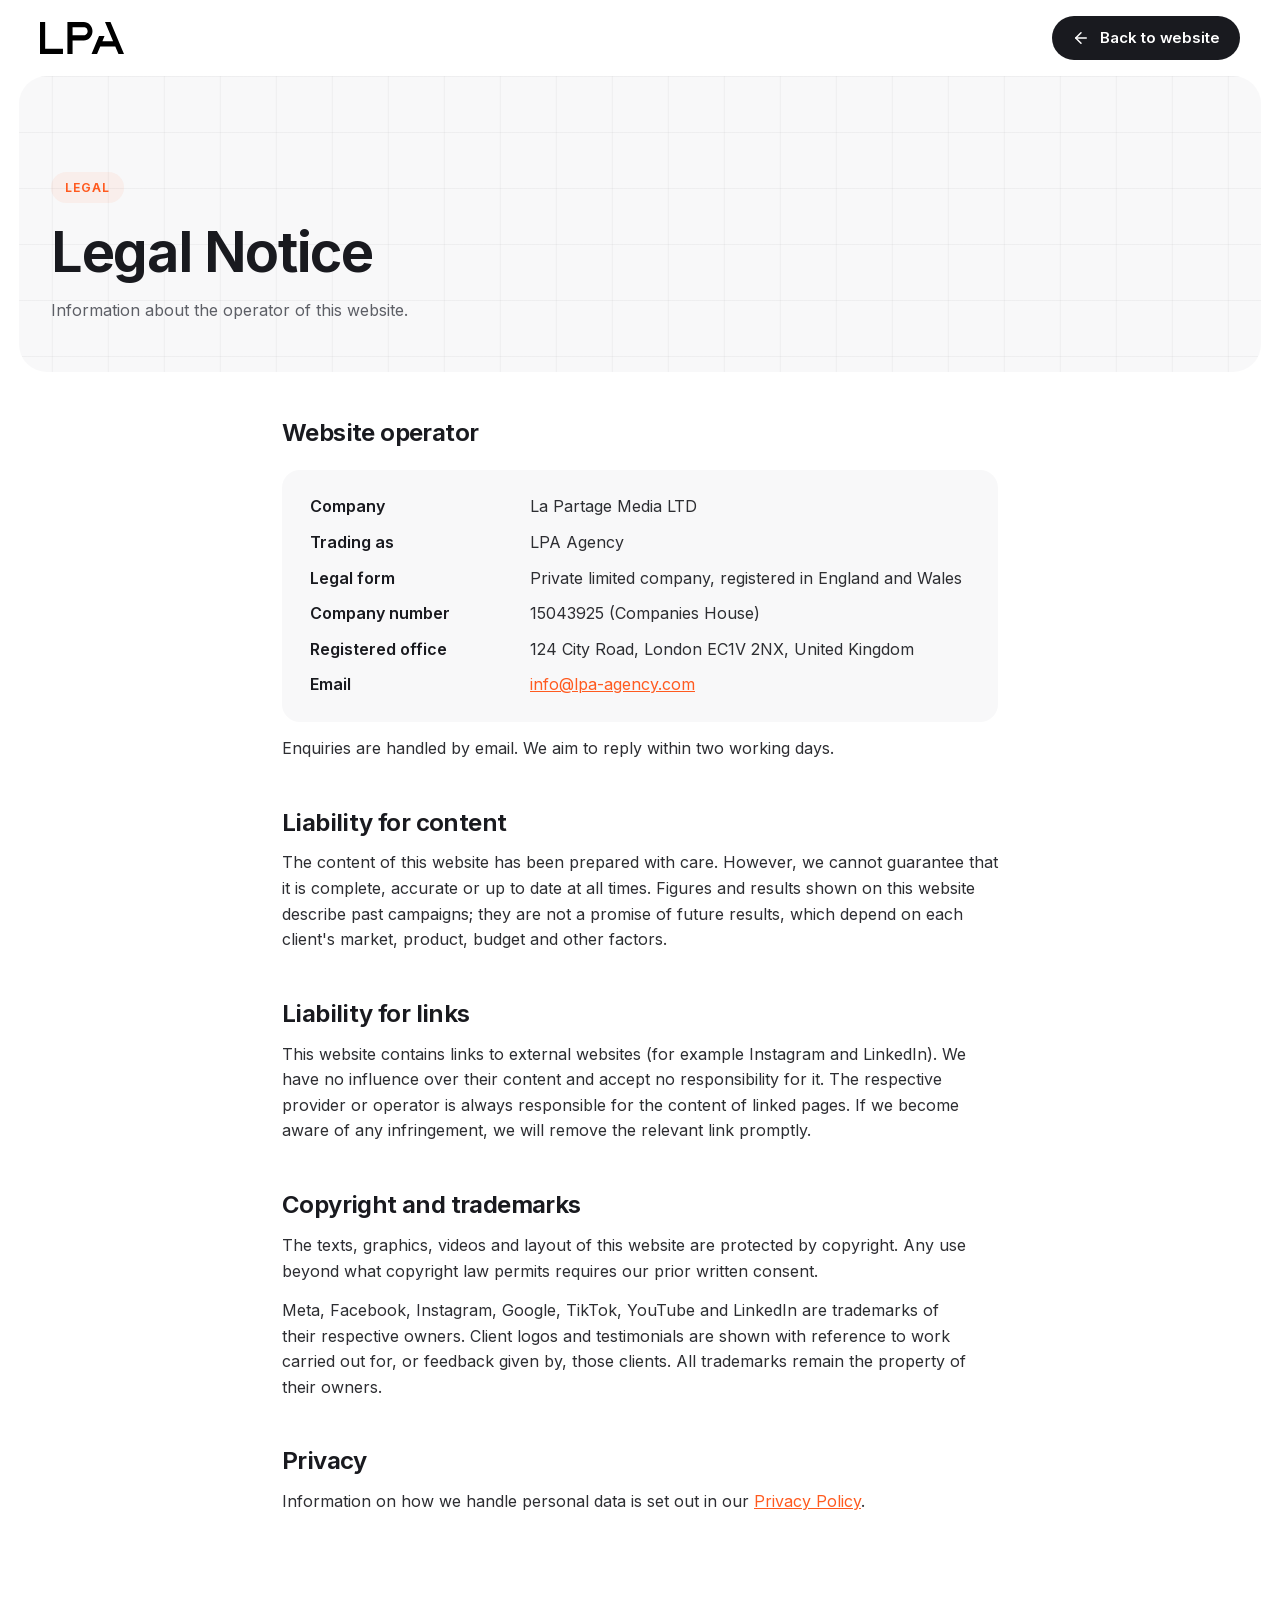
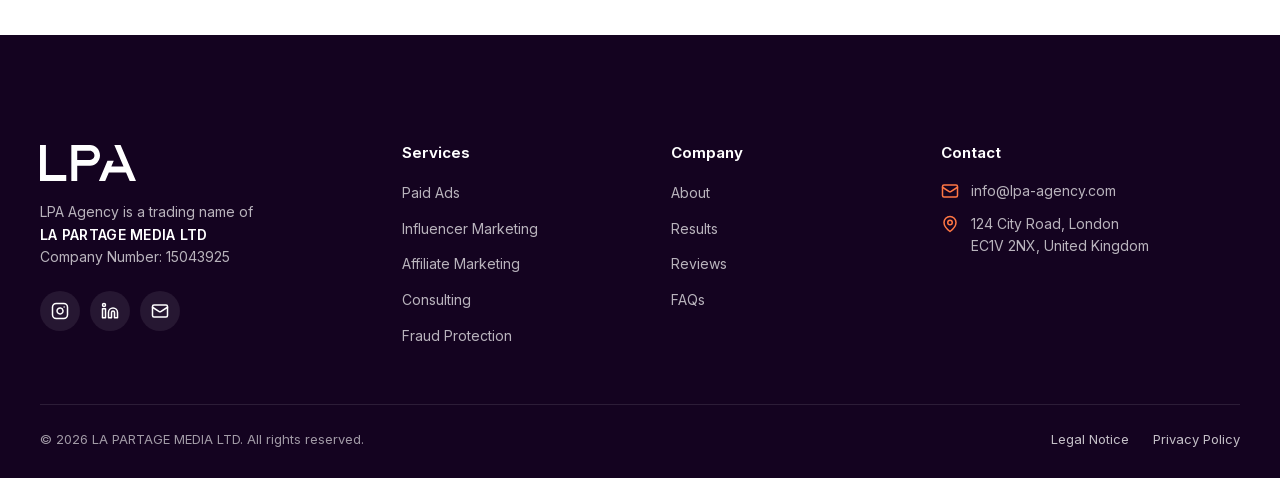
<file: legal-notice/index.html>
<!doctype html>
<html lang="en">
<head>
  <meta charset="utf-8">
  <meta name="viewport" content="width=device-width, initial-scale=1">
  <title>Legal Notice | LPA Agency</title>
  <meta name="description" content="Legal notice for lpa-agency.com, operated by La Partage Media LTD, trading as LPA Agency.">
  <link rel="canonical" href="https://www.lpa-agency.com/legal-notice/">
  <meta name="theme-color" content="#ff7744">
  <link rel="icon" href="/assets/img/favicon.svg" type="image/svg+xml">
  <link rel="apple-touch-icon" href="/assets/img/apple-touch-icon.png">
  <link rel="preload" href="/assets/fonts/inter-latin.woff2" as="font" type="font/woff2" crossorigin>
  <link rel="stylesheet" href="/assets/css/style.css">
</head>
<body>

<svg width="0" height="0" style="position:absolute" aria-hidden="true">
  <symbol id="i-arrow-left" viewBox="0 0 24 24"><path d="m12 19-7-7 7-7"/><path d="M19 12H5"/></symbol>
  <symbol id="i-mail" viewBox="0 0 24 24"><rect width="20" height="16" x="2" y="4" rx="2"/><path d="m22 7-8.97 5.7a1.94 1.94 0 0 1-2.06 0L2 7"/></symbol>
  <symbol id="i-pin" viewBox="0 0 24 24"><path d="M20 10c0 6-8 12-8 12s-8-6-8-12a8 8 0 0 1 16 0Z"/><circle cx="12" cy="10" r="3"/></symbol>
  <symbol id="i-instagram" viewBox="0 0 24 24"><rect width="20" height="20" x="2" y="2" rx="5"/><path d="M16 11.37A4 4 0 1 1 12.63 8 4 4 0 0 1 16 11.37z"/><path d="M17.5 6.5h.01"/></symbol>
  <symbol id="i-linkedin" viewBox="0 0 24 24"><path d="M16 8a6 6 0 0 1 6 6v7h-4v-7a2 2 0 0 0-4 0v7h-4v-7a6 6 0 0 1 6-6z"/><rect width="4" height="12" x="2" y="9"/><circle cx="4" cy="4" r="2"/></symbol>
</svg>

<a class="skip-link" href="#main">Skip to content</a>

<header class="site-header">
  <div class="container header-inner">
    <a class="brand" href="/" aria-label="LPA Agency home"><img src="/assets/img/lpa-black.svg" alt="LPA" width="84" height="32"></a>
    <a class="btn btn-dark" href="/" style="min-height:44px;padding:10px 20px"><svg class="i" aria-hidden="true"><use href="#i-arrow-left"/></svg> Back to website</a>
  </div>
</header>

<main id="main">
  <section class="legal-hero section-soft section-panel grid-bg">
    <div class="container">
      <span class="eyebrow">Legal</span>
      <h1>Legal Notice</h1>
      <p>Information about the operator of this website.</p>
    </div>
  </section>

  <div class="container legal-body">
    <h2>Website operator</h2>
    <div class="legal-card">
      <dl>
        <dt>Company</dt><dd>La Partage Media LTD</dd>
        <dt>Trading as</dt><dd>LPA Agency</dd>
        <dt>Legal form</dt><dd>Private limited company, registered in England and Wales</dd>
        <dt>Company number</dt><dd>15043925 (Companies House)</dd>
        <dt>Registered office</dt><dd>124 City Road, London EC1V 2NX, United Kingdom</dd>
        <dt>Email</dt><dd><a href="mailto:info@lpa-agency.com">info@lpa-agency.com</a></dd>
      </dl>
    </div>
    <p>Enquiries are handled by email. We aim to reply within two working days.</p>

    <h2>Liability for content</h2>
    <p>The content of this website has been prepared with care. However, we cannot guarantee that it is complete, accurate or up to date at all times. Figures and results shown on this website describe past campaigns; they are not a promise of future results, which depend on each client's market, product, budget and other factors.</p>

    <h2>Liability for links</h2>
    <p>This website contains links to external websites (for example Instagram and LinkedIn). We have no influence over their content and accept no responsibility for it. The respective provider or operator is always responsible for the content of linked pages. If we become aware of any infringement, we will remove the relevant link promptly.</p>

    <h2>Copyright and trademarks</h2>
    <p>The texts, graphics, videos and layout of this website are protected by copyright. Any use beyond what copyright law permits requires our prior written consent.</p>
    <p>Meta, Facebook, Instagram, Google, TikTok, YouTube and LinkedIn are trademarks of their respective owners. Client logos and testimonials are shown with reference to work carried out for, or feedback given by, those clients. All trademarks remain the property of their owners.</p>

    <h2>Privacy</h2>
    <p>Information on how we handle personal data is set out in our <a href="/privacy-policy/">Privacy Policy</a>.</p>
  </div>
</main>

<div class="footer-wrap">
  <footer class="footer">
    <div class="container">
      <div class="footer-grid">
        <div class="footer-brand">
          <img src="/assets/img/lpa-white.svg" alt="LPA Agency" width="96" height="36">
          <p>LPA Agency is a trading name of<br><b>LA PARTAGE MEDIA LTD</b><br>Company Number: 15043925</p>
          <div class="socials">
            <a href="https://instagram.com/lapartage_agency" rel="noopener" target="_blank" aria-label="LPA Agency on Instagram"><svg class="i" aria-hidden="true"><use href="#i-instagram"/></svg></a>
            <a href="https://linkedin.com/company/lpa-agency" rel="noopener" target="_blank" aria-label="LPA Agency on LinkedIn"><svg class="i" aria-hidden="true"><use href="#i-linkedin"/></svg></a>
            <a href="mailto:info@lpa-agency.com" aria-label="Email LPA Agency"><svg class="i" aria-hidden="true"><use href="#i-mail"/></svg></a>
          </div>
        </div>
        <div>
          <h3>Services</h3>
          <ul>
            <li><a href="/#paid-ads">Paid Ads</a></li>
            <li><a href="/#influencer">Influencer Marketing</a></li>
            <li><a href="/#affiliate">Affiliate Marketing</a></li>
            <li><a href="/#consulting">Consulting</a></li>
            <li><a href="/#fraud-protection">Fraud Protection</a></li>
          </ul>
        </div>
        <div>
          <h3>Company</h3>
          <ul>
            <li><a href="/#about">About</a></li>
            <li><a href="/#results">Results</a></li>
            <li><a href="/#reviews">Reviews</a></li>
            <li><a href="/#faqs">FAQs</a></li>
          </ul>
        </div>
        <div>
          <h3>Contact</h3>
          <ul class="contact-list">
            <li><svg class="i" aria-hidden="true"><use href="#i-mail"/></svg> <a href="mailto:info@lpa-agency.com">info@lpa-agency.com</a></li>
            <li><svg class="i" aria-hidden="true"><use href="#i-pin"/></svg> <span>124 City Road, London<br>EC1V 2NX, United Kingdom</span></li>
          </ul>
        </div>
      </div>
      <div class="footer-bottom">
        <p>© 2026 LA PARTAGE MEDIA LTD. All rights reserved.</p>
        <nav aria-label="Legal">
          <a href="/legal-notice/" aria-current="page">Legal Notice</a>
          <a href="/privacy-policy/">Privacy Policy</a>
        </nav>
      </div>
    </div>
  </footer>
</div>

</body>
</html>
</file>
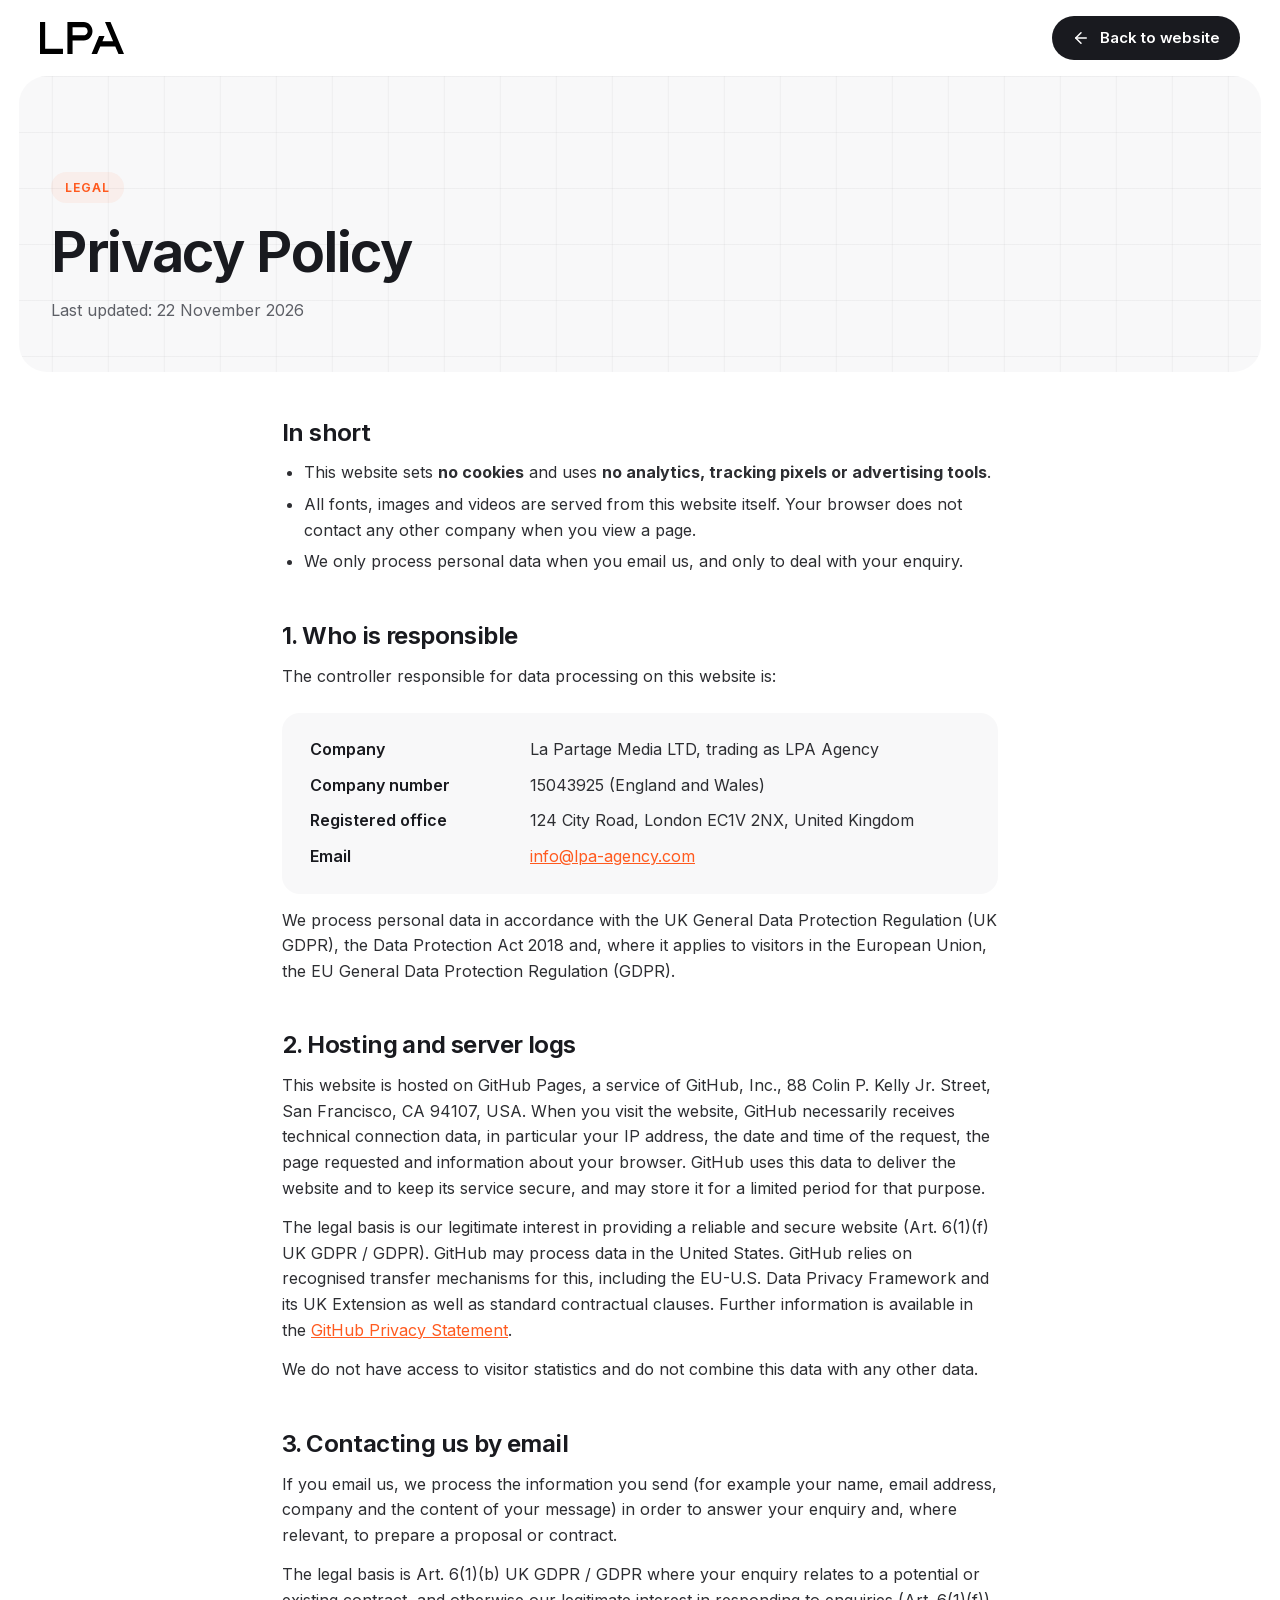
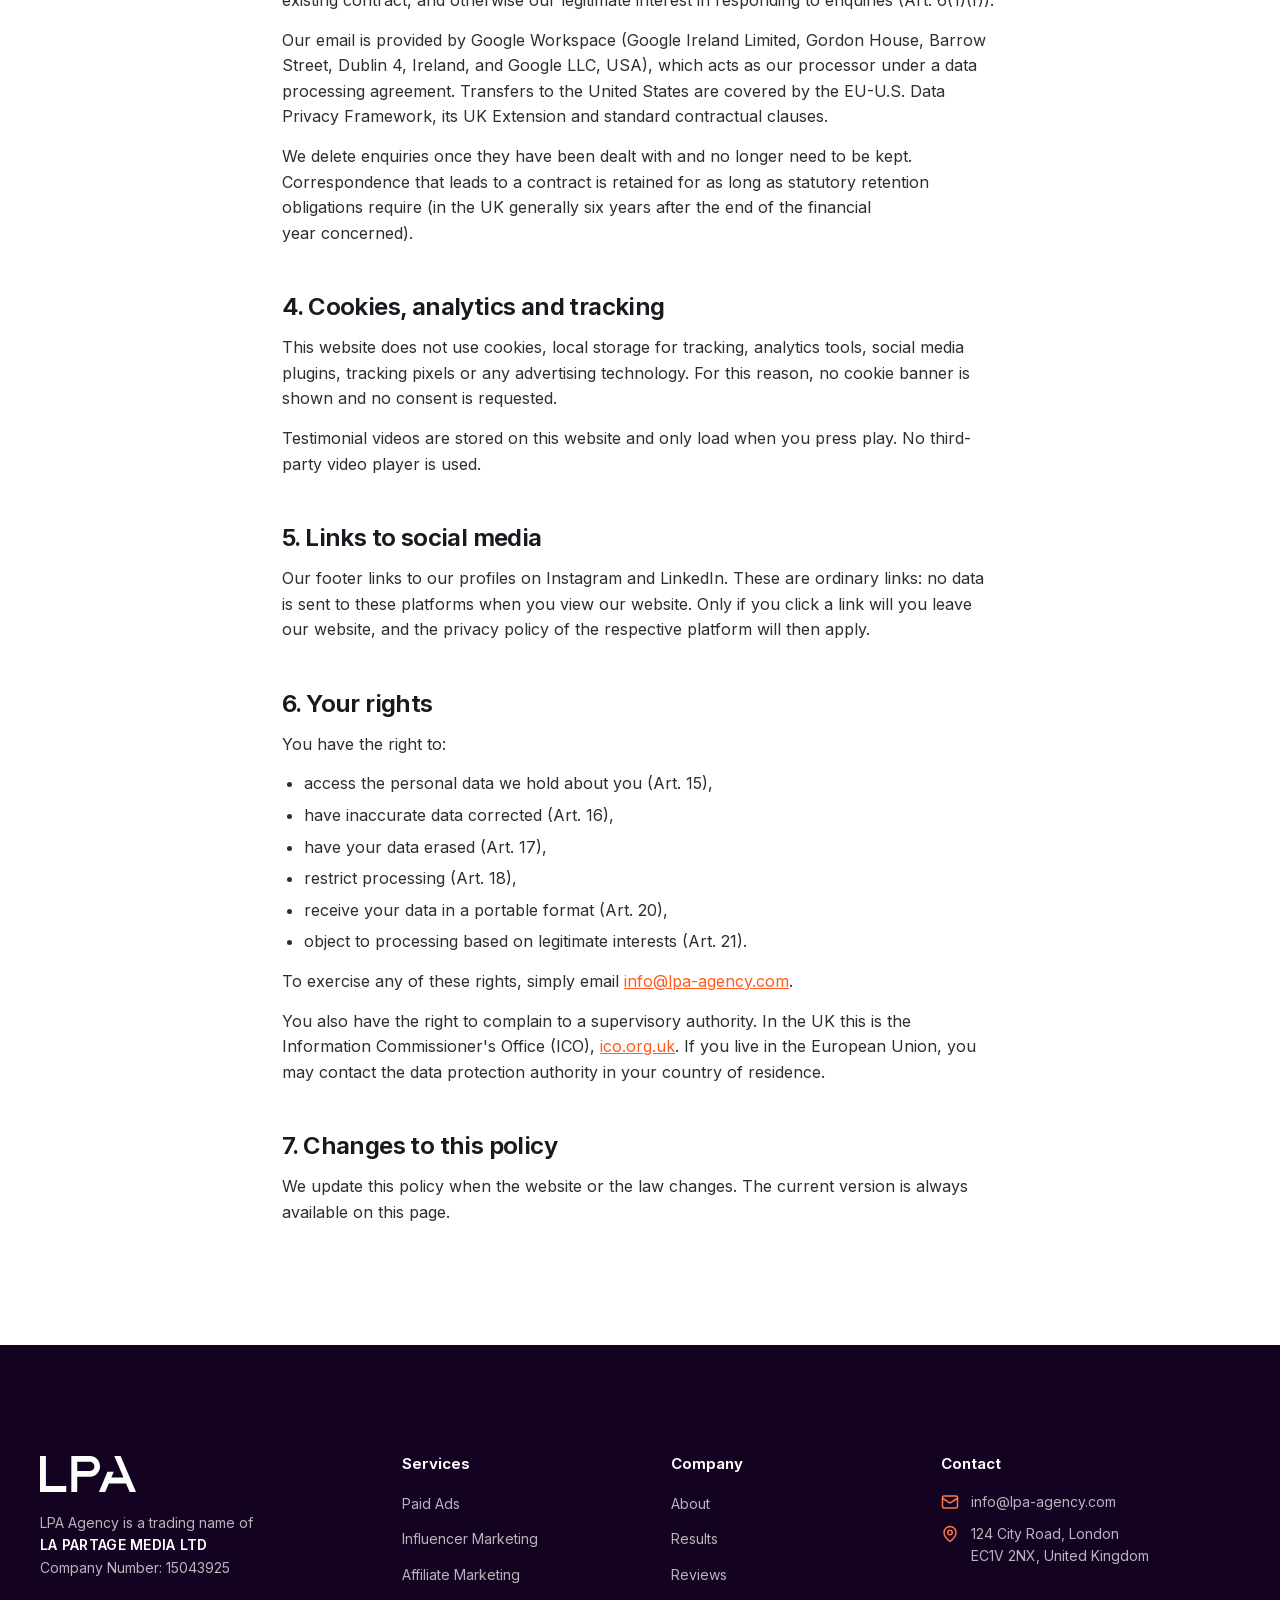
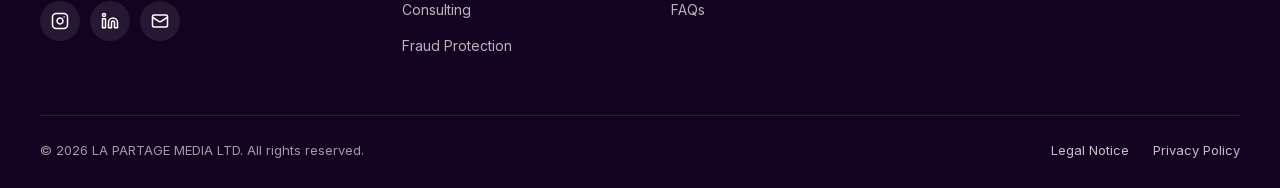
<file: privacy-policy/index.html>
<!doctype html>
<html lang="en">
<head>
  <meta charset="utf-8">
  <meta name="viewport" content="width=device-width, initial-scale=1">
  <title>Privacy Policy | LPA Agency</title>
  <meta name="description" content="How LPA Agency (La Partage Media LTD) handles personal data. No cookies, no tracking.">
  <link rel="canonical" href="https://www.lpa-agency.com/privacy-policy/">
  <meta name="theme-color" content="#ff7744">
  <link rel="icon" href="/assets/img/favicon.svg" type="image/svg+xml">
  <link rel="apple-touch-icon" href="/assets/img/apple-touch-icon.png">
  <link rel="preload" href="/assets/fonts/inter-latin.woff2" as="font" type="font/woff2" crossorigin>
  <link rel="stylesheet" href="/assets/css/style.css">
</head>
<body>

<svg width="0" height="0" style="position:absolute" aria-hidden="true">
  <symbol id="i-arrow-left" viewBox="0 0 24 24"><path d="m12 19-7-7 7-7"/><path d="M19 12H5"/></symbol>
  <symbol id="i-mail" viewBox="0 0 24 24"><rect width="20" height="16" x="2" y="4" rx="2"/><path d="m22 7-8.97 5.7a1.94 1.94 0 0 1-2.06 0L2 7"/></symbol>
  <symbol id="i-pin" viewBox="0 0 24 24"><path d="M20 10c0 6-8 12-8 12s-8-6-8-12a8 8 0 0 1 16 0Z"/><circle cx="12" cy="10" r="3"/></symbol>
  <symbol id="i-instagram" viewBox="0 0 24 24"><rect width="20" height="20" x="2" y="2" rx="5"/><path d="M16 11.37A4 4 0 1 1 12.63 8 4 4 0 0 1 16 11.37z"/><path d="M17.5 6.5h.01"/></symbol>
  <symbol id="i-linkedin" viewBox="0 0 24 24"><path d="M16 8a6 6 0 0 1 6 6v7h-4v-7a2 2 0 0 0-4 0v7h-4v-7a6 6 0 0 1 6-6z"/><rect width="4" height="12" x="2" y="9"/><circle cx="4" cy="4" r="2"/></symbol>
</svg>

<a class="skip-link" href="#main">Skip to content</a>

<header class="site-header">
  <div class="container header-inner">
    <a class="brand" href="/" aria-label="LPA Agency home"><img src="/assets/img/lpa-black.svg" alt="LPA" width="84" height="32"></a>
    <a class="btn btn-dark" href="/" style="min-height:44px;padding:10px 20px"><svg class="i" aria-hidden="true"><use href="#i-arrow-left"/></svg> Back to website</a>
  </div>
</header>

<main id="main">
  <section class="legal-hero section-soft section-panel grid-bg">
    <div class="container">
      <span class="eyebrow">Legal</span>
      <h1>Privacy Policy</h1>
      <p>Last updated: 22 November 2026</p>
    </div>
  </section>

  <div class="container legal-body">
    <h2>In short</h2>
    <ul>
      <li>This website sets <strong>no cookies</strong> and uses <strong>no analytics, tracking pixels or advertising tools</strong>.</li>
      <li>All fonts, images and videos are served from this website itself. Your browser does not contact any other company when you view a page.</li>
      <li>We only process personal data when you email us, and only to deal with your enquiry.</li>
    </ul>

    <h2>1. Who is responsible</h2>
    <p>The controller responsible for data processing on this website is:</p>
    <div class="legal-card">
      <dl>
        <dt>Company</dt><dd>La Partage Media LTD, trading as LPA Agency</dd>
        <dt>Company number</dt><dd>15043925 (England and Wales)</dd>
        <dt>Registered office</dt><dd>124 City Road, London EC1V 2NX, United Kingdom</dd>
        <dt>Email</dt><dd><a href="mailto:info@lpa-agency.com">info@lpa-agency.com</a></dd>
      </dl>
    </div>
    <p>We process personal data in accordance with the UK General Data Protection Regulation (UK GDPR), the Data Protection Act 2018 and, where it applies to visitors in the European Union, the EU General Data Protection Regulation (GDPR).</p>

    <h2>2. Hosting and server logs</h2>
    <p>This website is hosted on GitHub Pages, a service of GitHub, Inc., 88 Colin P. Kelly Jr. Street, San Francisco, CA 94107, USA. When you visit the website, GitHub necessarily receives technical connection data, in particular your IP address, the date and time of the request, the page requested and information about your browser. GitHub uses this data to deliver the website and to keep its service secure, and may store it for a limited period for that purpose.</p>
    <p>The legal basis is our legitimate interest in providing a reliable and secure website (Art. 6(1)(f) UK GDPR / GDPR). GitHub may process data in the United States. GitHub relies on recognised transfer mechanisms for this, including the EU-U.S. Data Privacy Framework and its UK Extension as well as standard contractual clauses. Further information is available in the <a href="https://docs.github.com/en/site-policy/privacy-policies/github-general-privacy-statement" rel="noopener" target="_blank">GitHub Privacy Statement</a>.</p>
    <p>We do not have access to visitor statistics and do not combine this data with any other data.</p>

    <h2>3. Contacting us by email</h2>
    <p>If you email us, we process the information you send (for example your name, email address, company and the content of your message) in order to answer your enquiry and, where relevant, to prepare a proposal or contract.</p>
    <p>The legal basis is Art. 6(1)(b) UK GDPR / GDPR where your enquiry relates to a potential or existing contract, and otherwise our legitimate interest in responding to enquiries (Art. 6(1)(f)).</p>
    <p>Our email is provided by Google Workspace (Google Ireland Limited, Gordon House, Barrow Street, Dublin 4, Ireland, and Google LLC, USA), which acts as our processor under a data processing agreement. Transfers to the United States are covered by the EU-U.S. Data Privacy Framework, its UK Extension and standard contractual clauses.</p>
    <p>We delete enquiries once they have been dealt with and no longer need to be kept. Correspondence that leads to a contract is retained for as long as statutory retention obligations require (in the UK generally six years after the end of the financial year concerned).</p>

    <h2>4. Cookies, analytics and tracking</h2>
    <p>This website does not use cookies, local storage for tracking, analytics tools, social media plugins, tracking pixels or any advertising technology. For this reason, no cookie banner is shown and no consent is requested.</p>
    <p>Testimonial videos are stored on this website and only load when you press play. No third-party video player is used.</p>

    <h2>5. Links to social media</h2>
    <p>Our footer links to our profiles on Instagram and LinkedIn. These are ordinary links: no data is sent to these platforms when you view our website. Only if you click a link will you leave our website, and the privacy policy of the respective platform will then apply.</p>

    <h2>6. Your rights</h2>
    <p>You have the right to:</p>
    <ul>
      <li>access the personal data we hold about you (Art. 15),</li>
      <li>have inaccurate data corrected (Art. 16),</li>
      <li>have your data erased (Art. 17),</li>
      <li>restrict processing (Art. 18),</li>
      <li>receive your data in a portable format (Art. 20),</li>
      <li>object to processing based on legitimate interests (Art. 21).</li>
    </ul>
    <p>To exercise any of these rights, simply email <a href="mailto:info@lpa-agency.com">info@lpa-agency.com</a>.</p>
    <p>You also have the right to complain to a supervisory authority. In the UK this is the Information Commissioner's Office (ICO), <a href="https://ico.org.uk/make-a-complaint/" rel="noopener" target="_blank">ico.org.uk</a>. If you live in the European Union, you may contact the data protection authority in your country of residence.</p>

    <h2>7. Changes to this policy</h2>
    <p>We update this policy when the website or the law changes. The current version is always available on this page.</p>
  </div>
</main>

<div class="footer-wrap">
  <footer class="footer">
    <div class="container">
      <div class="footer-grid">
        <div class="footer-brand">
          <img src="/assets/img/lpa-white.svg" alt="LPA Agency" width="96" height="36">
          <p>LPA Agency is a trading name of<br><b>LA PARTAGE MEDIA LTD</b><br>Company Number: 15043925</p>
          <div class="socials">
            <a href="https://instagram.com/lapartage_agency" rel="noopener" target="_blank" aria-label="LPA Agency on Instagram"><svg class="i" aria-hidden="true"><use href="#i-instagram"/></svg></a>
            <a href="https://linkedin.com/company/lpa-agency" rel="noopener" target="_blank" aria-label="LPA Agency on LinkedIn"><svg class="i" aria-hidden="true"><use href="#i-linkedin"/></svg></a>
            <a href="mailto:info@lpa-agency.com" aria-label="Email LPA Agency"><svg class="i" aria-hidden="true"><use href="#i-mail"/></svg></a>
          </div>
        </div>
        <div>
          <h3>Services</h3>
          <ul>
            <li><a href="/#paid-ads">Paid Ads</a></li>
            <li><a href="/#influencer">Influencer Marketing</a></li>
            <li><a href="/#affiliate">Affiliate Marketing</a></li>
            <li><a href="/#consulting">Consulting</a></li>
            <li><a href="/#fraud-protection">Fraud Protection</a></li>
          </ul>
        </div>
        <div>
          <h3>Company</h3>
          <ul>
            <li><a href="/#about">About</a></li>
            <li><a href="/#results">Results</a></li>
            <li><a href="/#reviews">Reviews</a></li>
            <li><a href="/#faqs">FAQs</a></li>
          </ul>
        </div>
        <div>
          <h3>Contact</h3>
          <ul class="contact-list">
            <li><svg class="i" aria-hidden="true"><use href="#i-mail"/></svg> <a href="mailto:info@lpa-agency.com">info@lpa-agency.com</a></li>
            <li><svg class="i" aria-hidden="true"><use href="#i-pin"/></svg> <span>124 City Road, London<br>EC1V 2NX, United Kingdom</span></li>
          </ul>
        </div>
      </div>
      <div class="footer-bottom">
        <p>© 2026 LA PARTAGE MEDIA LTD. All rights reserved.</p>
        <nav aria-label="Legal">
          <a href="/legal-notice/">Legal Notice</a>
          <a href="/privacy-policy/" aria-current="page">Privacy Policy</a>
        </nav>
      </div>
    </div>
  </footer>
</div>

</body>
</html>
</file>
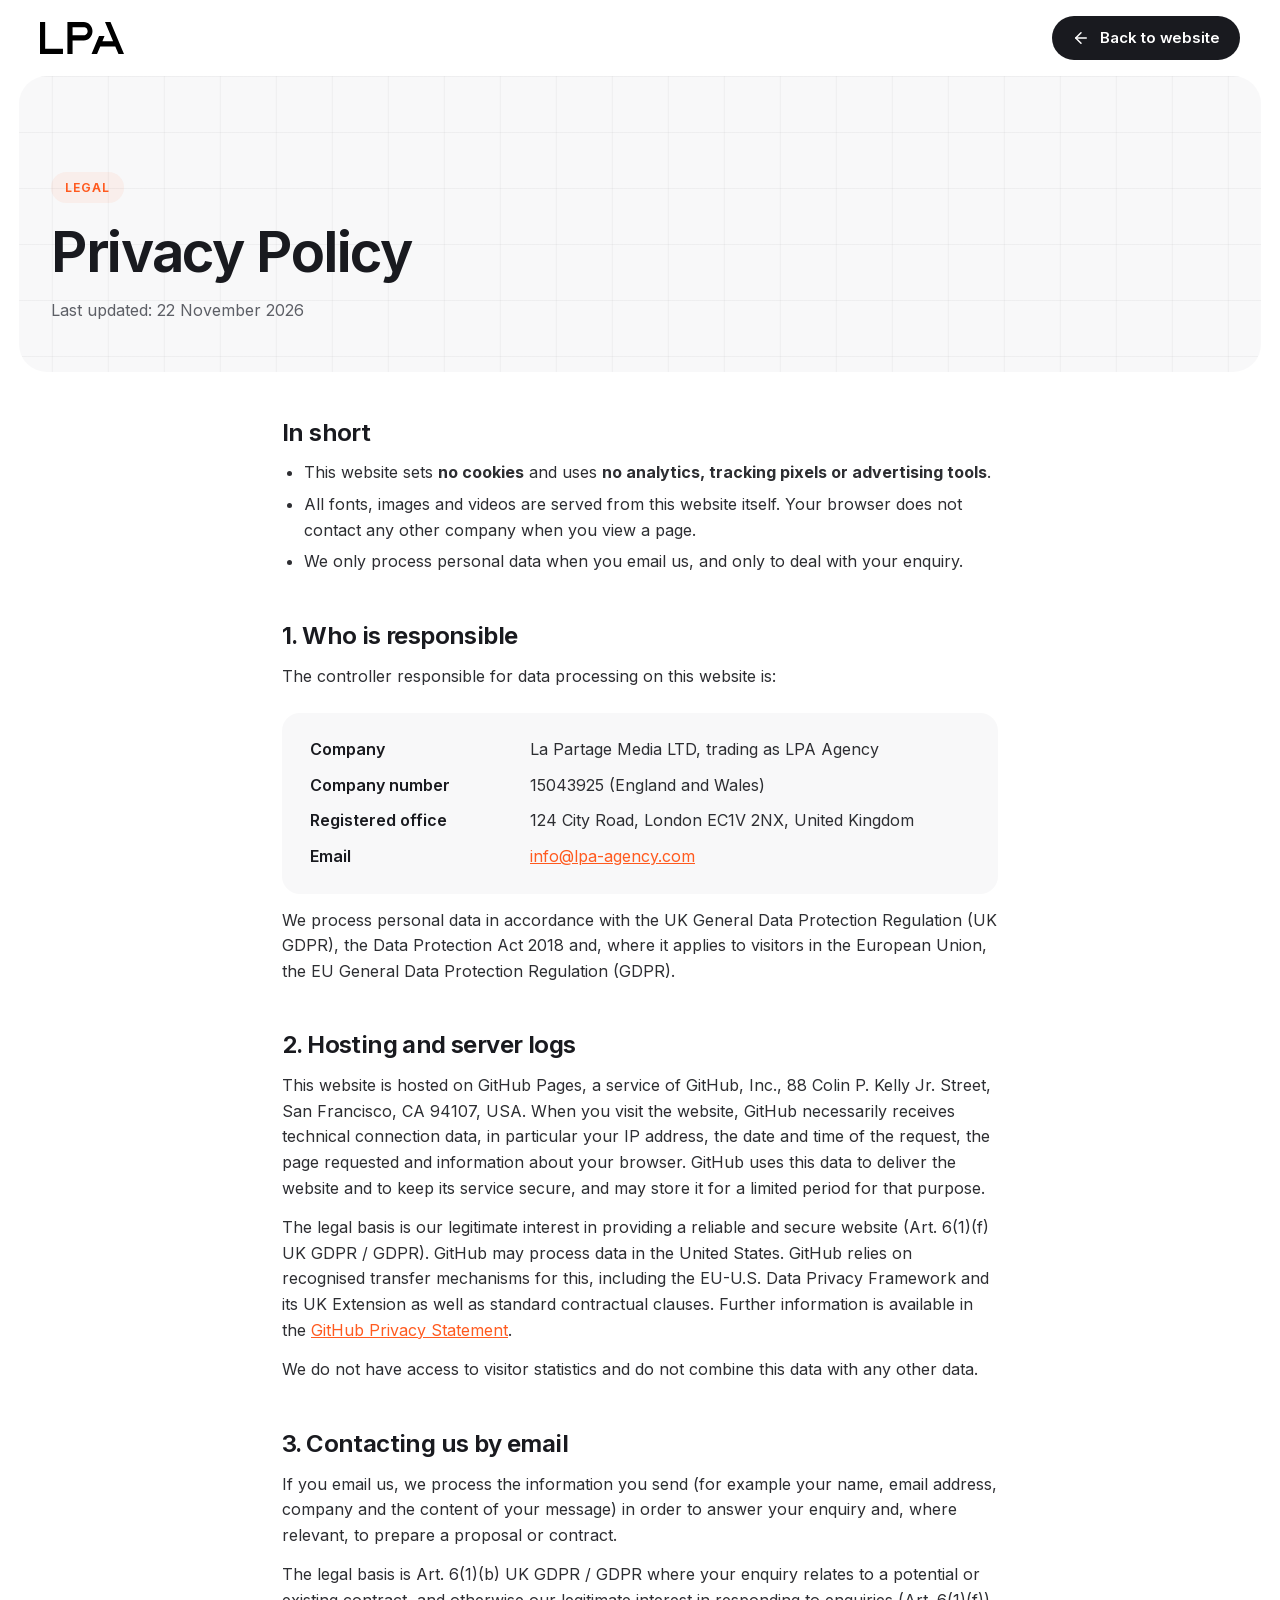
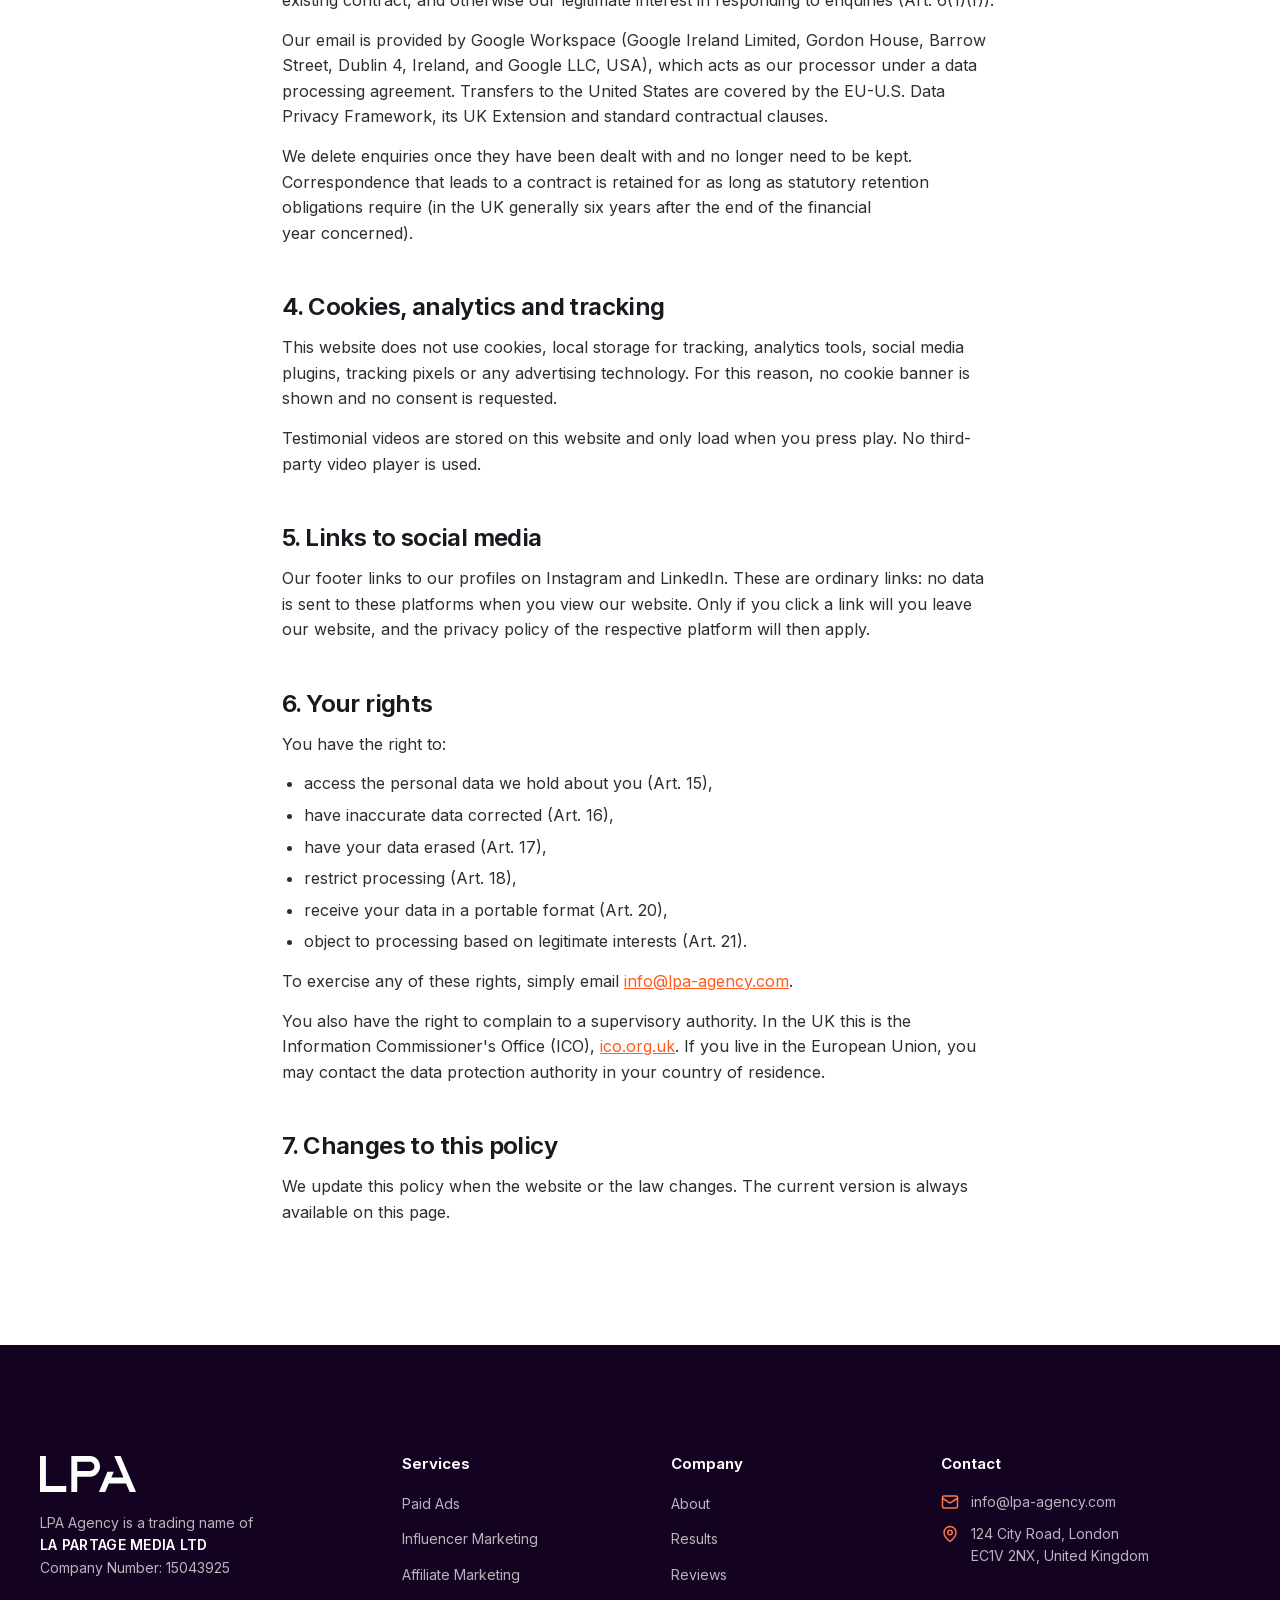
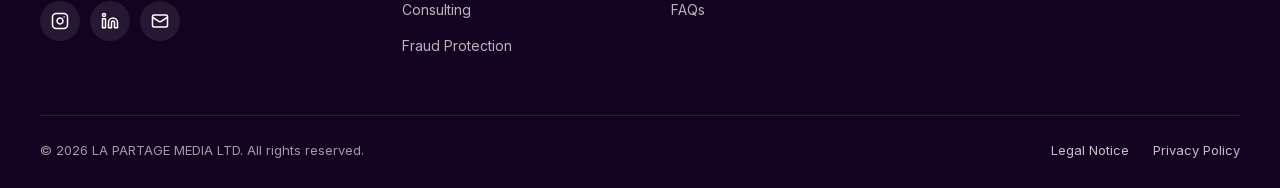
<file: cookies.html>
<!doctype html>
<html lang="en">
<head>
<meta charset="utf-8">
<title>Redirecting… | LPA Agency</title>
<meta name="robots" content="noindex">
<link rel="canonical" href="https://www.lpa-agency.com/privacy-policy/">
<meta http-equiv="refresh" content="0; url=/privacy-policy/">
</head>
<body>
<p>This page has moved. <a href="/privacy-policy/">Continue to lpa-agency.com</a>.</p>
</body>
</html>
</file>
<file: assets/css/style.css>
/* LPA Agency — La Partage Media LTD
   One stylesheet, no build step, no external requests. */

@font-face {
  font-family: "Inter";
  font-style: normal;
  font-weight: 400 800;
  font-display: swap;
  src: url("../fonts/inter-latin.woff2") format("woff2");
}

:root {
  --orange: #ff7744;
  --orange-deep: #ff5a1f;
  --orange-soft: #ffede0;
  --orange-tint: rgba(255, 119, 68, 0.08);
  --ink: #191a1f;
  --ink-2: #2d2e32;
  --muted: #5d5f66;
  --line: #e7e7ea;
  --bg: #ffffff;
  --bg-soft: #f8f8f9;
  --dark: #140320;
  --dark-2: #22102f;
  --green: #4fb873;
  --green-soft: #e3f6e9;
  --blue: #4c9ff0;
  --blue-soft: #e5f1fd;
  --purple: #7a4ee6;
  --purple-soft: #efeafd;
  --pink: #e0418a;
  --pink-soft: #fde9f2;
  --radius-sm: 10px;
  --radius: 18px;
  --radius-lg: 28px;
  --shadow-sm: 0 1px 2px rgba(20, 3, 32, 0.05), 0 2px 8px rgba(20, 3, 32, 0.04);
  --shadow: 0 2px 6px rgba(20, 3, 32, 0.04), 0 18px 40px -12px rgba(20, 3, 32, 0.12);
  --shadow-orange: 0 14px 34px -10px rgba(255, 90, 31, 0.55);
  --container: 1200px;
  --gutter: clamp(16px, 4vw, 32px);
  --header-h: 76px;
}

*,
*::before,
*::after { box-sizing: border-box; }

html {
  -webkit-text-size-adjust: 100%;
  scroll-behavior: smooth;
  scroll-padding-top: calc(var(--header-h) + 16px);
}

body {
  margin: 0;
  font-family: "Inter", system-ui, -apple-system, "Segoe UI", Roboto, Helvetica, Arial, sans-serif;
  font-size: 16px;
  line-height: 1.6;
  color: var(--ink);
  background: var(--bg);
  -webkit-font-smoothing: antialiased;
  -moz-osx-font-smoothing: grayscale;
  overflow-x: hidden;
}

img, video, svg { display: block; max-width: 100%; }
img { height: auto; }
a { color: inherit; }
button { font: inherit; color: inherit; }

h1, h2, h3, h4 {
  margin: 0;
  line-height: 1.12;
  letter-spacing: -0.025em;
  font-weight: 650;
  text-wrap: balance;
}
p { margin: 0; text-wrap: pretty; }

.container {
  width: 100%;
  max-width: calc(var(--container) + var(--gutter) * 2);
  margin-inline: auto;
  padding-inline: var(--gutter);
}

.skip-link {
  position: absolute;
  left: 16px;
  top: -60px;
  z-index: 200;
  padding: 10px 16px;
  border-radius: 8px;
  background: var(--ink);
  color: #fff;
  text-decoration: none;
}
.skip-link:focus { top: 12px; }

:focus-visible {
  outline: 3px solid var(--orange);
  outline-offset: 3px;
  border-radius: 6px;
}

.visually-hidden {
  position: absolute !important;
  width: 1px; height: 1px;
  overflow: hidden;
  clip: rect(0 0 0 0);
  white-space: nowrap;
}

/* ---------- Buttons ---------- */
.btn {
  display: inline-flex;
  align-items: center;
  justify-content: center;
  gap: 10px;
  min-height: 48px;
  padding: 12px 24px;
  border: 0;
  border-radius: 999px;
  font-size: 15px;
  font-weight: 600;
  letter-spacing: -0.005em;
  text-decoration: none;
  cursor: pointer;
  transition: transform 0.2s ease, box-shadow 0.2s ease, background-color 0.2s ease, color 0.2s ease;
  white-space: nowrap;
}
.btn svg { width: 18px; height: 18px; flex: none; }
.btn:hover { transform: translateY(-2px); }
.btn:active { transform: translateY(0); }

.btn-primary { background: var(--orange); color: #fff; box-shadow: var(--shadow-orange); }
.btn-primary:hover { background: var(--orange-deep); }
.btn-white { background: #fff; color: var(--ink); box-shadow: 0 10px 30px -10px rgba(0, 0, 0, 0.35); }
.btn-white:hover { color: var(--orange-deep); }
.btn-ghost-light { background: rgba(255, 255, 255, 0.14); color: #fff; box-shadow: inset 0 0 0 1px rgba(255, 255, 255, 0.45); }
.btn-ghost-light:hover { background: rgba(255, 255, 255, 0.24); }
.btn-dark { background: var(--ink); color: #fff; }
.btn-dark:hover { background: #000; }
.btn-block { width: 100%; }

.link-arrow {
  display: inline-flex;
  align-items: center;
  gap: 6px;
  font-weight: 600;
  color: var(--orange-deep);
  text-decoration: none;
}
.link-arrow svg { width: 16px; height: 16px; transition: transform 0.2s ease; }
.link-arrow:hover svg { transform: translateX(3px); }

/* ---------- Section scaffolding ---------- */
.section { padding-block: clamp(72px, 10vw, 128px); position: relative; }
.section-soft { background: var(--bg-soft); }
.section-panel {
  margin-inline: clamp(8px, 1.5vw, 24px);
  border-radius: var(--radius-lg);
}

.grid-bg {
  background-image:
    linear-gradient(rgba(25, 26, 31, 0.045) 1px, transparent 1px),
    linear-gradient(90deg, rgba(25, 26, 31, 0.045) 1px, transparent 1px);
  background-size: 56px 56px;
  background-position: center top;
}
.grid-bg-fade {
  -webkit-mask-image: radial-gradient(ellipse 70% 60% at 50% 30%, #000 30%, transparent 75%);
          mask-image: radial-gradient(ellipse 70% 60% at 50% 30%, #000 30%, transparent 75%);
}

.eyebrow {
  display: inline-flex;
  align-items: center;
  gap: 8px;
  padding: 6px 14px;
  border-radius: 999px;
  background: var(--orange-tint);
  color: var(--orange-deep);
  font-size: 12px;
  font-weight: 650;
  letter-spacing: 0.08em;
  text-transform: uppercase;
}
.eyebrow-light { background: rgba(255, 255, 255, 0.12); color: #fff; }

.section-head { max-width: 760px; margin: 0 auto clamp(40px, 6vw, 64px); text-align: center; }
.section-head .eyebrow { margin-bottom: 18px; }
.section-head h2 { font-size: clamp(32px, 4.6vw, 48px); }
.section-head p { margin-top: 18px; font-size: clamp(16px, 1.6vw, 18px); color: var(--muted); }
.section-head-left { margin-inline: 0; text-align: left; }

.accent { color: var(--orange); }

/* ---------- Header ---------- */
.site-header {
  position: sticky;
  top: 0;
  z-index: 100;
  background: rgba(255, 255, 255, 0.82);
  -webkit-backdrop-filter: saturate(160%) blur(14px);
          backdrop-filter: saturate(160%) blur(14px);
  transition: box-shadow 0.25s ease, background-color 0.25s ease;
}
.site-header.is-scrolled { box-shadow: 0 1px 0 var(--line), 0 10px 30px -18px rgba(20, 3, 32, 0.25); }

.header-inner {
  display: flex;
  align-items: center;
  justify-content: space-between;
  gap: 24px;
  height: var(--header-h);
}
.brand { display: inline-flex; align-items: center; text-decoration: none; }
.brand img { width: 84px; height: auto; }

.nav { display: flex; align-items: center; gap: 6px; }
.nav-list { display: flex; align-items: center; gap: 2px; margin: 0; padding: 0; list-style: none; }
.nav-link {
  display: inline-flex;
  align-items: center;
  gap: 6px;
  padding: 10px 14px;
  border: 0;
  border-radius: 999px;
  background: none;
  font-size: 15px;
  font-weight: 500;
  color: var(--ink-2);
  text-decoration: none;
  cursor: pointer;
  transition: background-color 0.2s ease, color 0.2s ease;
}
.nav-link:hover, .nav-link[aria-expanded="true"] { background: var(--bg-soft); color: var(--ink); }
.nav-link svg { width: 14px; height: 14px; transition: transform 0.2s ease; }
.nav-link[aria-expanded="true"] svg { transform: rotate(180deg); }

.has-dropdown { position: relative; }
.dropdown {
  position: absolute;
  top: calc(100% + 10px);
  left: 50%;
  width: 340px;
  padding: 10px;
  border-radius: var(--radius);
  background: #fff;
  box-shadow: 0 0 0 1px var(--line), 0 24px 60px -20px rgba(20, 3, 32, 0.3);
  opacity: 0;
  visibility: hidden;
  transform: translate(-50%, 6px);
  transition: opacity 0.2s ease, transform 0.2s ease, visibility 0.2s;
}
.has-dropdown.is-open .dropdown { opacity: 1; visibility: visible; transform: translate(-50%, 0); }
.dropdown a {
  display: grid;
  grid-template-columns: 40px 1fr;
  gap: 2px 12px;
  align-items: center;
  padding: 10px;
  border-radius: 12px;
  text-decoration: none;
}
.dropdown a:hover { background: var(--bg-soft); }
.dropdown .dd-icon { grid-row: span 2; display: grid; place-items: center; width: 40px; height: 40px; border-radius: 10px; }
.dropdown .dd-icon svg { width: 20px; height: 20px; }
.dropdown strong { font-size: 14px; font-weight: 600; }
.dropdown small { font-size: 13px; color: var(--muted); line-height: 1.35; }

.header-cta { display: flex; align-items: center; gap: 10px; }
.header-cta .btn { min-height: 44px; padding: 10px 20px; }

.nav-toggle {
  display: none;
  width: 44px;
  height: 44px;
  border: 0;
  border-radius: 12px;
  background: var(--bg-soft);
  cursor: pointer;
  place-items: center;
}
.nav-toggle span { display: block; width: 20px; height: 2px; margin: 4px auto; border-radius: 2px; background: var(--ink); transition: transform 0.25s ease, opacity 0.2s ease; }
.nav-toggle[aria-expanded="true"] span:nth-child(1) { transform: translateY(6px) rotate(45deg); }
.nav-toggle[aria-expanded="true"] span:nth-child(2) { opacity: 0; }
.nav-toggle[aria-expanded="true"] span:nth-child(3) { transform: translateY(-6px) rotate(-45deg); }

/* ---------- Hero ---------- */
.hero { padding: 8px clamp(8px, 1.5vw, 24px) 0; }
.hero-panel {
  position: relative;
  overflow: hidden;
  border-radius: var(--radius-lg);
  background:
    radial-gradient(1000px 520px at 85% -10%, rgba(255, 196, 160, 0.75), transparent 60%),
    radial-gradient(900px 600px at 0% 110%, rgba(255, 70, 20, 0.55), transparent 60%),
    linear-gradient(160deg, #ff8a55 0%, #ff7744 45%, #ff6630 100%);
  color: #fff;
  isolation: isolate;
}
.hero-panel::before {
  content: "";
  position: absolute;
  inset: 0;
  z-index: -1;
  background-image:
    linear-gradient(rgba(255, 255, 255, 0.11) 1px, transparent 1px),
    linear-gradient(90deg, rgba(255, 255, 255, 0.11) 1px, transparent 1px);
  background-size: 64px 64px;
  -webkit-mask-image: radial-gradient(ellipse 80% 70% at 50% 40%, #000 20%, transparent 80%);
          mask-image: radial-gradient(ellipse 80% 70% at 50% 40%, #000 20%, transparent 80%);
}
.hero-inner {
  display: flex;
  flex-direction: column;
  align-items: center;
  padding: clamp(64px, 10vw, 120px) var(--gutter) clamp(40px, 6vw, 64px);
  text-align: center;
}
.hero-pill {
  display: inline-flex;
  align-items: center;
  gap: 10px;
  padding: 6px 16px 6px 6px;
  border-radius: 999px;
  background: rgba(255, 255, 255, 0.16);
  box-shadow: inset 0 0 0 1px rgba(255, 255, 255, 0.35);
  font-size: 14px;
  font-weight: 500;
}
.hero-pill b {
  padding: 3px 10px;
  border-radius: 999px;
  background: #fff;
  color: var(--orange-deep);
  font-size: 12px;
  font-weight: 700;
  letter-spacing: 0.04em;
  text-transform: uppercase;
}
.hero h1 {
  max-width: 980px;
  margin-top: 26px;
  font-size: clamp(40px, 7vw, 76px);
  font-weight: 700;
  letter-spacing: -0.035em;
  line-height: 1.04;
}
.hero-sub {
  max-width: 660px;
  margin-top: 24px;
  font-size: clamp(17px, 2vw, 20px);
  line-height: 1.55;
  color: rgba(255, 255, 255, 0.92);
}
.hero-actions { display: flex; flex-wrap: wrap; justify-content: center; gap: 12px; margin-top: 36px; }

.hero-pillars {
  display: flex;
  flex-wrap: wrap;
  justify-content: center;
  gap: 10px;
  margin-top: 44px;
  padding: 0;
  list-style: none;
}
.hero-pillars li {
  display: inline-flex;
  align-items: center;
  gap: 8px;
  padding: 9px 16px;
  border-radius: 999px;
  background: rgba(20, 3, 32, 0.14);
  font-size: 14px;
  font-weight: 550;
}
.hero-pillars svg { width: 16px; height: 16px; }

.hero-certs {
  display: flex;
  flex-wrap: wrap;
  align-items: center;
  justify-content: center;
  gap: clamp(12px, 3vw, 28px);
  margin-top: clamp(44px, 6vw, 64px);
}
.hero-certs-label { width: 100%; font-size: 13px; font-weight: 600; letter-spacing: 0.08em; text-transform: uppercase; color: rgba(255, 255, 255, 0.8); }
.hero-certs img { width: clamp(64px, 9vw, 92px); height: auto; filter: drop-shadow(0 10px 18px rgba(120, 30, 0, 0.25)); }
.hero-certs .google-badge {
  display: grid;
  place-items: center;
  width: clamp(64px, 9vw, 92px);
  aspect-ratio: 1;
  border-radius: 50%;
  background: #fff;
  box-shadow: 0 10px 18px rgba(120, 30, 0, 0.25);
}
.hero-certs .google-badge img { width: 60%; filter: none; }

/* ---------- Logo marquee ---------- */
.logos { padding-block: clamp(48px, 7vw, 80px) clamp(24px, 4vw, 40px); }
.logos-title { text-align: center; font-size: 14px; font-weight: 600; letter-spacing: 0.06em; text-transform: uppercase; color: var(--muted); }
.marquee {
  position: relative;
  margin-top: 28px;
  overflow: hidden;
  -webkit-mask-image: linear-gradient(90deg, transparent, #000 10%, #000 90%, transparent);
          mask-image: linear-gradient(90deg, transparent, #000 10%, #000 90%, transparent);
}
.marquee-track { display: flex; gap: 16px; width: max-content; animation: marquee 60s linear infinite; }
.marquee:hover .marquee-track { animation-play-state: paused; }
.logo-tile {
  display: grid;
  place-items: center;
  width: 176px;
  height: 92px;
  padding: 18px 22px;
  border-radius: var(--radius);
  background: var(--bg-soft);
}
.logo-tile img { max-height: 48px; width: auto; mix-blend-mode: multiply; filter: grayscale(1); opacity: 0.78; transition: filter 0.3s ease, opacity 0.3s ease; }
.logo-tile:hover img { filter: none; opacity: 1; }
@keyframes marquee { to { transform: translateX(calc(-50% - 8px)); } }

/* ---------- About / Trust ---------- */
.about-grid { display: grid; grid-template-columns: 1.1fr 1fr; gap: clamp(32px, 6vw, 80px); align-items: end; }
.about-grid h2 { margin-top: 18px; font-size: clamp(32px, 4.6vw, 52px); }
.about-copy p + p { margin-top: 16px; }
.about-copy .lead { font-size: 18px; font-weight: 600; color: var(--ink); }
.about-copy p { color: var(--muted); }

.stats { display: grid; grid-template-columns: repeat(3, 1fr); gap: 20px; margin-top: clamp(40px, 6vw, 64px); }
.stat {
  position: relative;
  overflow: hidden;
  padding: 32px;
  border-radius: var(--radius);
  background: var(--bg-soft);
}
.stat::after {
  content: "";
  position: absolute;
  right: -40px;
  top: -40px;
  width: 140px;
  height: 140px;
  border-radius: 50%;
  background: radial-gradient(circle, rgba(255, 119, 68, 0.18), transparent 70%);
}
.stat-value { font-size: clamp(40px, 5vw, 56px); font-weight: 700; letter-spacing: -0.04em; line-height: 1; color: var(--orange); font-variant-numeric: tabular-nums; }
.stat-label { margin-top: 14px; font-size: 17px; font-weight: 600; }
.stat p { margin-top: 6px; font-size: 15px; color: var(--muted); }

/* ---------- Services pillars ---------- */
.pillars { display: grid; grid-template-columns: repeat(3, 1fr); gap: 20px; }
.pillar {
  position: relative;
  display: flex;
  flex-direction: column;
  padding: 32px;
  border-radius: var(--radius-lg);
  background: #fff;
  box-shadow: var(--shadow);
  transition: transform 0.3s ease, box-shadow 0.3s ease;
}
.pillar:hover { transform: translateY(-6px); box-shadow: 0 2px 6px rgba(20, 3, 32, 0.04), 0 30px 60px -20px rgba(20, 3, 32, 0.22); }
.pillar-icon {
  position: relative;
  display: grid;
  place-items: center;
  width: 56px;
  height: 56px;
  border-radius: 16px;
  color: #fff;
}
.pillar-icon svg { width: 26px; height: 26px; }
.pillar-num { position: absolute; top: 28px; right: 32px; font-size: 14px; font-weight: 600; color: #b9bac0; }
.pillar h3 { margin-top: 24px; font-size: 24px; }
.pillar > p { margin-top: 12px; color: var(--muted); }
.pillar ul { display: grid; gap: 10px; margin: 24px 0 28px; padding: 0; list-style: none; }
.pillar li { display: flex; gap: 10px; font-size: 15px; }
.pillar li svg { flex: none; width: 18px; height: 18px; margin-top: 3px; }
.pillar .link-arrow { margin-top: auto; }

.c-orange { background: linear-gradient(145deg, #ff9466, #ff5a1f); }
.c-pink { background: linear-gradient(145deg, #f472b6, #db2777); }
.c-purple { background: linear-gradient(145deg, #9d7bf5, #6d3fe0); }
.c-green { background: linear-gradient(145deg, #6fd394, #34a35c); }
.c-blue { background: linear-gradient(145deg, #7ab8f5, #3b8de6); }
.t-orange { color: var(--orange); }
.t-pink { color: var(--pink); }
.t-purple { color: var(--purple); }
.t-green { color: var(--green); }
.t-blue { color: var(--blue); }

/* ---------- Results (reports carousel) ---------- */
.carousel { position: relative; }
.carousel-track {
  display: grid;
  grid-auto-flow: column;
  grid-auto-columns: min(860px, 88%);
  gap: 20px;
  overflow-x: auto;
  padding: 8px max(var(--gutter), calc((100vw - 860px) / 2)) 28px;
  scroll-snap-type: x mandatory;
  scroll-padding-inline: max(var(--gutter), calc((100vw - 860px) / 2));
  scrollbar-width: none;
}
.carousel-track::-webkit-scrollbar { display: none; }
.report-card {
  scroll-snap-align: center;
  margin: 0;
  overflow: hidden;
  border: 0;
  border-radius: var(--radius);
  background: #fff;
  box-shadow: var(--shadow);
  cursor: zoom-in;
  padding: 0;
  text-align: left;
}
.report-card img { width: 100%; aspect-ratio: 16 / 9; object-fit: cover; object-position: top; }
.report-card figcaption { display: flex; justify-content: space-between; gap: 12px; padding: 16px 22px; font-weight: 600; border-top: 1px solid var(--line); }
.report-card figcaption span { color: var(--muted); font-weight: 500; }
.carousel-nav { display: flex; justify-content: center; gap: 10px; margin-top: 8px; }
.icon-btn {
  display: grid;
  place-items: center;
  width: 48px;
  height: 48px;
  border: 0;
  border-radius: 50%;
  background: #fff;
  box-shadow: 0 0 0 1px var(--line), var(--shadow-sm);
  cursor: pointer;
  transition: background-color 0.2s ease, color 0.2s ease, transform 0.2s ease;
}
.icon-btn:hover { background: var(--orange); color: #fff; transform: translateY(-2px); }
.icon-btn svg { width: 20px; height: 20px; }
.results-cta { display: flex; justify-content: center; margin-top: 36px; }

/* ---------- Testimonials ---------- */
.testimonials { display: grid; grid-template-columns: repeat(5, 1fr); gap: 16px; }
.video-card {
  position: relative;
  overflow: hidden;
  aspect-ratio: 9 / 16;
  border-radius: var(--radius);
  background: #1d1d22;
  box-shadow: var(--shadow);
}
.video-card img, .video-card video { position: absolute; inset: 0; width: 100%; height: 100%; object-fit: cover; }
.video-card button {
  position: absolute;
  inset: 0;
  display: flex;
  flex-direction: column;
  justify-content: flex-end;
  padding: 18px;
  border: 0;
  background: linear-gradient(180deg, transparent 45%, rgba(10, 2, 16, 0.85));
  color: #fff;
  text-align: left;
  cursor: pointer;
}
.video-card .play {
  position: absolute;
  top: 50%;
  left: 50%;
  display: grid;
  place-items: center;
  width: 64px;
  height: 64px;
  border-radius: 50%;
  background: rgba(255, 255, 255, 0.22);
  -webkit-backdrop-filter: blur(8px);
          backdrop-filter: blur(8px);
  box-shadow: inset 0 0 0 1px rgba(255, 255, 255, 0.5);
  transform: translate(-50%, -50%);
  transition: transform 0.25s ease, background-color 0.25s ease;
}
.video-card .play svg { width: 24px; height: 24px; margin-left: 3px; }
.video-card button:hover .play { transform: translate(-50%, -50%) scale(1.08); background: var(--orange); }
.video-card strong { font-size: 16px; font-weight: 650; }
.video-card small { font-size: 13px; color: rgba(255, 255, 255, 0.78); }

/* ---------- Success stories strip ---------- */
.stories {
  display: grid;
  grid-auto-flow: column;
  grid-auto-columns: 280px;
  gap: 18px;
  overflow-x: auto;
  padding: 8px var(--gutter) 24px;
  scroll-snap-type: x proximity;
  scrollbar-width: thin;
  scrollbar-color: #d4d4d8 transparent;
}
.stories > button {
  scroll-snap-align: start;
  padding: 0;
  overflow: hidden;
  border: 0;
  border-radius: var(--radius);
  background: #2a2a2f;
  box-shadow: var(--shadow);
  cursor: zoom-in;
  transition: transform 0.25s ease;
}
.stories > button:hover { transform: translateY(-4px); }
.stories img { width: 100%; height: 420px; object-fit: cover; object-position: top; }
.stories-wrap { max-width: calc(var(--container) + var(--gutter) * 2); margin-inline: auto; }

/* ---------- Paid ads packages ---------- */
.packages { display: grid; grid-template-columns: repeat(4, 1fr); gap: 18px; align-items: stretch; }
.package {
  position: relative;
  display: flex;
  flex-direction: column;
  padding: 28px 24px 24px;
  border-radius: var(--radius-lg);
  background: #fff;
  box-shadow: var(--shadow);
}
.package.is-featured { box-shadow: 0 0 0 2px var(--orange), 0 30px 60px -24px rgba(255, 90, 31, 0.45); }
.package .badge {
  position: absolute;
  top: 22px;
  right: 20px;
  padding: 4px 10px;
  border-radius: 999px;
  background: var(--orange);
  color: #fff;
  font-size: 11px;
  font-weight: 700;
  letter-spacing: 0.06em;
  text-transform: uppercase;
}
.package-icon { display: grid; place-items: center; width: 48px; height: 48px; border-radius: 50%; color: #fff; }
.package-icon svg { width: 22px; height: 22px; }
.package h3 { margin-top: 20px; font-size: 22px; }
.package .fit { margin-top: 8px; min-height: 48px; font-size: 14px; color: var(--muted); line-height: 1.45; }
.package .price {
  display: flex;
  align-items: center;
  gap: 8px;
  margin-top: 18px;
  padding: 12px 14px;
  border-radius: 12px;
  background: var(--bg-soft);
  font-size: 15px;
  font-weight: 650;
}
.package .price svg { width: 16px; height: 16px; color: var(--orange); }
.package h4 { margin-top: 22px; font-size: 14px; font-weight: 650; letter-spacing: 0; }
.package ul { display: grid; gap: 10px; margin: 14px 0 26px; padding: 0; list-style: none; flex: 1; }
.package li { display: flex; gap: 10px; font-size: 14px; line-height: 1.45; color: var(--ink-2); }
.package li svg { flex: none; width: 17px; height: 17px; margin-top: 1px; }
.package .btn { margin-top: auto; }
.btn-green { background: var(--green); color: #fff; }
.btn-blue { background: var(--blue); color: #fff; }
.btn-purple { background: var(--purple); color: #fff; }
.btn-green:hover { background: #3ea362; }
.btn-blue:hover { background: #3389df; }
.btn-purple:hover { background: #6538d6; }
.packages-note { margin-top: 28px; text-align: center; font-size: 15px; color: var(--muted); }

/* ---------- Feature split (influencer / affiliate) ---------- */
.split { display: grid; grid-template-columns: 1fr 1fr; gap: clamp(40px, 7vw, 96px); align-items: center; }
.split.reverse .split-media { order: -1; }
.split h2 { margin-top: 18px; font-size: clamp(32px, 4.4vw, 48px); }
.split-copy > p { margin-top: 18px; font-size: 18px; color: var(--muted); }
.feature-list { display: grid; grid-template-columns: 1fr 1fr; gap: 22px 28px; margin: 36px 0 0; padding: 0; list-style: none; }
.feature-list li { display: grid; grid-template-columns: 40px 1fr; gap: 4px 14px; }
.feature-list .fi { grid-row: span 2; display: grid; place-items: center; width: 40px; height: 40px; border-radius: 12px; }
.feature-list .fi svg { width: 20px; height: 20px; }
.feature-list strong { font-size: 15px; font-weight: 650; }
.feature-list span { font-size: 14px; color: var(--muted); line-height: 1.5; }
.split-actions { display: flex; flex-wrap: wrap; gap: 12px; margin-top: 40px; }

.bg-pink-soft { background: var(--pink-soft); }
.bg-purple-soft { background: var(--purple-soft); }
.bg-orange-soft { background: var(--orange-soft); }
.bg-green-soft { background: var(--green-soft); }
.bg-blue-soft { background: var(--blue-soft); }

/* Influencer illustration (pure HTML/CSS) */
.creator-stage {
  position: relative;
  min-height: 520px;
  border-radius: var(--radius-lg);
  background:
    radial-gradient(500px 300px at 80% 10%, rgba(244, 114, 182, 0.28), transparent 70%),
    radial-gradient(500px 300px at 10% 90%, rgba(255, 119, 68, 0.25), transparent 70%),
    var(--bg-soft);
  overflow: hidden;
}
.creator-stage::before {
  content: "";
  position: absolute;
  inset: 0;
  background-image:
    linear-gradient(rgba(25, 26, 31, 0.05) 1px, transparent 1px),
    linear-gradient(90deg, rgba(25, 26, 31, 0.05) 1px, transparent 1px);
  background-size: 44px 44px;
}
.phone {
  position: absolute;
  left: 50%;
  top: 50%;
  width: 230px;
  height: 440px;
  padding: 10px;
  border-radius: 38px;
  background: #121216;
  box-shadow: 0 40px 80px -20px rgba(20, 3, 32, 0.45);
  transform: translate(-50%, -50%) rotate(-4deg);
}
.phone-screen {
  position: relative;
  height: 100%;
  overflow: hidden;
  border-radius: 30px;
  background: #000;
}
.phone-screen img { width: 100%; height: 100%; object-fit: cover; opacity: 0.92; }
.phone-ui { position: absolute; inset: auto 12px 14px; color: #fff; font-size: 12px; }
.phone-ui .handle { display: flex; align-items: center; gap: 8px; font-weight: 600; }
.phone-ui .handle i { width: 26px; height: 26px; border-radius: 50%; background: linear-gradient(135deg, #f472b6, #ff7744); box-shadow: 0 0 0 2px #fff; }
.phone-ui .tag { display: inline-block; margin-top: 8px; padding: 3px 8px; border-radius: 6px; background: rgba(255, 255, 255, 0.2); font-size: 11px; }
.phone-side { position: absolute; right: 10px; bottom: 90px; display: grid; gap: 14px; color: #fff; }
.phone-side svg { width: 22px; height: 22px; }
.float-card {
  position: absolute;
  display: flex;
  align-items: center;
  gap: 12px;
  padding: 12px 16px;
  border-radius: 16px;
  background: #fff;
  box-shadow: var(--shadow);
  font-size: 13px;
  line-height: 1.3;
  animation: floaty 6s ease-in-out infinite;
}
.float-card b { display: block; font-size: 14px; }
.float-card span { color: var(--muted); }
.float-card .fc-icon { display: grid; place-items: center; width: 36px; height: 36px; border-radius: 10px; color: #fff; }
.float-card .fc-icon svg { width: 18px; height: 18px; }
.fc-1 { top: 12%; left: 6%; }
.fc-2 { top: 42%; right: 5%; animation-delay: -2s; }
.fc-3 { bottom: 10%; left: 8%; animation-delay: -4s; }
@keyframes floaty { 0%, 100% { transform: translateY(0); } 50% { transform: translateY(-10px); } }

.platforms { display: flex; flex-wrap: wrap; align-items: center; gap: 10px; margin-top: 28px; }
.platforms span { font-size: 13px; font-weight: 600; color: var(--muted); margin-right: 4px; }
.platform-chip { display: inline-flex; align-items: center; gap: 8px; padding: 7px 14px 7px 8px; border-radius: 999px; background: #fff; box-shadow: 0 0 0 1px var(--line); font-size: 14px; font-weight: 550; }
.platform-chip img, .platform-chip svg { width: 22px; height: 22px; }

/* Affiliate flow diagram */
.flow {
  position: relative;
  display: grid;
  gap: 16px;
  padding: clamp(24px, 4vw, 40px);
  border-radius: var(--radius-lg);
  background:
    radial-gradient(500px 300px at 90% 0%, rgba(122, 78, 230, 0.22), transparent 70%),
    radial-gradient(500px 300px at 0% 100%, rgba(255, 119, 68, 0.18), transparent 70%),
    var(--dark);
  color: #fff;
  overflow: hidden;
}
.flow::before {
  content: "";
  position: absolute;
  inset: 0;
  background-image:
    linear-gradient(rgba(255, 255, 255, 0.05) 1px, transparent 1px),
    linear-gradient(90deg, rgba(255, 255, 255, 0.05) 1px, transparent 1px);
  background-size: 44px 44px;
  pointer-events: none;
}
.flow-node {
  position: relative;
  display: flex;
  align-items: center;
  gap: 14px;
  padding: 16px 18px;
  border-radius: 16px;
  background: rgba(255, 255, 255, 0.06);
  box-shadow: inset 0 0 0 1px rgba(255, 255, 255, 0.12);
}
.flow-node .fi { display: grid; place-items: center; flex: none; width: 42px; height: 42px; border-radius: 12px; color: #fff; }
.flow-node .fi svg { width: 20px; height: 20px; }
.flow-node b { display: block; font-size: 15px; }
.flow-node span { font-size: 13px; color: rgba(255, 255, 255, 0.68); }
.flow-node.is-core { background: rgba(255, 119, 68, 0.16); box-shadow: inset 0 0 0 1px rgba(255, 119, 68, 0.6); }
.flow-arrow { position: relative; display: flex; justify-content: center; height: 18px; margin-block: -8px; color: rgba(255, 255, 255, 0.4); }
.flow-arrow svg { width: 18px; height: 18px; }
.publishers { position: relative; display: grid; grid-template-columns: repeat(2, 1fr); gap: 10px; }
.publishers div { display: flex; align-items: center; gap: 10px; padding: 12px 14px; border-radius: 14px; background: rgba(255, 255, 255, 0.06); box-shadow: inset 0 0 0 1px rgba(255, 255, 255, 0.1); font-size: 14px; font-weight: 550; }
.publishers svg { width: 18px; height: 18px; color: var(--orange); flex: none; }
.flow-foot { position: relative; display: flex; align-items: center; justify-content: space-between; gap: 12px; padding: 14px 18px; border-radius: 14px; background: #fff; color: var(--ink); font-size: 14px; }
.flow-foot b { color: var(--green); }

/* ---------- Tailored ---------- */
.tailored-grid { display: grid; grid-template-columns: 1fr 1fr; gap: 20px; }
.tailored-card { padding: clamp(28px, 4vw, 40px); border-radius: var(--radius-lg); background: #fff; box-shadow: var(--shadow); }
.tailored-card h3 { display: flex; align-items: center; gap: 12px; font-size: 22px; }
.tailored-card h3 .fi { display: grid; place-items: center; width: 40px; height: 40px; border-radius: 12px; }
.tailored-card h3 .fi svg { width: 20px; height: 20px; }
.tailored-card ul { display: grid; gap: 12px; margin: 22px 0 0; padding: 0; list-style: none; }
.tailored-card li { display: flex; gap: 12px; color: var(--ink-2); }
.tailored-card li svg { flex: none; width: 20px; height: 20px; margin-top: 2px; color: var(--orange); }
.tailored-cta {
  display: flex;
  flex-wrap: wrap;
  align-items: center;
  justify-content: space-between;
  gap: 20px;
  margin-top: 20px;
  padding: clamp(24px, 3vw, 32px) clamp(28px, 4vw, 40px);
  border-radius: var(--radius-lg);
  background: var(--ink);
  color: #fff;
}
.tailored-cta p { font-size: 18px; font-weight: 550; max-width: 620px; }

/* ---------- Process ---------- */
.steps { position: relative; display: grid; grid-template-columns: repeat(4, 1fr); gap: 20px; margin: 0; padding: 0; list-style: none; counter-reset: step; }
.steps::before {
  content: "";
  position: absolute;
  top: 31px;
  left: 12%;
  right: 12%;
  height: 2px;
  background: repeating-linear-gradient(90deg, var(--orange) 0 8px, transparent 8px 16px);
  opacity: 0.45;
}
.step { position: relative; text-align: center; padding: 0 8px; }
.step-num {
  position: relative;
  display: grid;
  place-items: center;
  width: 64px;
  height: 64px;
  margin: 0 auto;
  border-radius: 50%;
  background: #fff;
  box-shadow: 0 0 0 8px var(--bg-soft), 0 0 0 9px var(--line);
  font-size: 22px;
  font-weight: 700;
  color: var(--orange);
}
.step h3 { margin-top: 28px; font-size: 20px; }
.step p { margin-top: 10px; font-size: 15px; color: var(--muted); }

/* ---------- Why us ---------- */
.why-grid { display: grid; grid-template-columns: 1fr 1fr 1.25fr; gap: 20px; }
.why-card { padding: 28px; border-radius: var(--radius); background: #fff; box-shadow: var(--shadow); }
.why-card .fi { display: grid; place-items: center; width: 52px; height: 52px; border-radius: 50%; color: #fff; box-shadow: 0 0 0 6px rgba(255, 255, 255, 1), 0 0 0 7px var(--line); }
.why-card .fi svg { width: 22px; height: 22px; }
.why-card h3 { margin-top: 24px; font-size: 19px; }
.why-card p { margin-top: 10px; font-size: 15px; color: var(--muted); }
.why-media { grid-column: 3; grid-row: 1 / span 2; display: flex; flex-direction: column; justify-content: center; gap: 16px; padding: 20px; border-radius: var(--radius-lg); background: linear-gradient(160deg, var(--orange-soft), #fff 70%); box-shadow: inset 0 0 0 1px rgba(255, 119, 68, 0.25); }
.why-media img { border-radius: 14px; box-shadow: var(--shadow); }

/* ---------- Fraud (dark) ---------- */
.dark-panel {
  position: relative;
  overflow: hidden;
  background:
    radial-gradient(800px 500px at 100% 0%, rgba(122, 78, 230, 0.25), transparent 65%),
    radial-gradient(700px 500px at 0% 100%, rgba(255, 119, 68, 0.18), transparent 65%),
    var(--dark);
  color: #fff;
}
.dark-panel::before {
  content: "";
  position: absolute;
  inset: 0;
  background-image:
    linear-gradient(rgba(255, 255, 255, 0.045) 1px, transparent 1px),
    linear-gradient(90deg, rgba(255, 255, 255, 0.045) 1px, transparent 1px);
  background-size: 56px 56px;
  pointer-events: none;
}
.fraud-grid { position: relative; display: grid; grid-template-columns: 1fr 1fr; gap: clamp(40px, 6vw, 80px); align-items: start; }
.fraud-grid h2 { margin-top: 18px; font-size: clamp(32px, 4.4vw, 48px); }
.fraud-copy > p { margin-top: 20px; font-size: 17px; color: rgba(255, 255, 255, 0.76); }
.fraud-copy > p strong { color: #fff; }
.fraud-stat { display: flex; align-items: baseline; gap: 14px; margin-top: 32px; }
.fraud-stat b { font-size: clamp(52px, 7vw, 76px); font-weight: 700; letter-spacing: -0.04em; line-height: 1; color: var(--orange); }
.fraud-stat span { max-width: 240px; font-size: 15px; color: rgba(255, 255, 255, 0.76); }
.fraud-shot { display: block; margin-top: 32px; padding: 0; overflow: hidden; border: 0; border-radius: var(--radius); background: #fff; box-shadow: 0 30px 60px -20px rgba(0, 0, 0, 0.6); cursor: zoom-in; }
.fraud-cards { display: grid; gap: 16px; }
.fraud-card { display: grid; grid-template-columns: 52px 1fr; gap: 6px 18px; padding: 26px; border-radius: var(--radius); background: #fff; color: var(--ink); }
.fraud-card .fi { grid-row: span 2; display: grid; place-items: center; width: 52px; height: 52px; border-radius: 50%; background: linear-gradient(145deg, #c66ef0, #8b3fd6); color: #fff; box-shadow: 0 0 0 6px #f3e8fd; }
.fraud-card .fi svg { width: 22px; height: 22px; }
.fraud-card h3 { font-size: 19px; align-self: end; }
.fraud-card p { font-size: 15px; color: var(--muted); }

/* ---------- Consulting ---------- */
.consult-grid { display: grid; grid-template-columns: repeat(3, 1fr); gap: 20px; align-items: stretch; }
.consult {
  position: relative;
  display: flex;
  flex-direction: column;
  padding: 32px;
  border-radius: var(--radius-lg);
  background: #fff;
  box-shadow: var(--shadow);
}
.consult.is-featured { background: var(--ink); color: #fff; box-shadow: 0 30px 60px -24px rgba(20, 3, 32, 0.55); }
.consult .badge { align-self: flex-start; margin-bottom: 18px; padding: 4px 10px; border-radius: 999px; background: var(--orange); color: #fff; font-size: 11px; font-weight: 700; letter-spacing: 0.06em; text-transform: uppercase; }
.consult h3 { font-size: 24px; }
.consult .hours { display: flex; align-items: center; gap: 8px; margin-top: 10px; font-size: 15px; color: var(--muted); }
.consult.is-featured .hours { color: rgba(255, 255, 255, 0.7); }
.consult .hours svg { width: 16px; height: 16px; color: var(--orange); }
.consult .price { margin-top: 20px; padding-bottom: 20px; border-bottom: 1px solid var(--line); font-size: 15px; font-weight: 650; }
.consult.is-featured .price { border-color: rgba(255, 255, 255, 0.15); }
.consult h4 { margin-top: 22px; font-size: 13px; font-weight: 650; letter-spacing: 0.06em; text-transform: uppercase; color: var(--muted); }
.consult.is-featured h4 { color: rgba(255, 255, 255, 0.6); }
.consult ul { display: grid; gap: 9px; margin: 12px 0 0; padding: 0; list-style: none; }
.consult li { display: flex; gap: 10px; font-size: 15px; }
.consult li svg { flex: none; width: 17px; height: 17px; margin-top: 3px; color: var(--orange); }
.consult .btn { margin-top: 30px; }
.consult-body { flex: 1; }

/* ---------- Full suite ---------- */
.suite { display: grid; grid-template-columns: repeat(3, 1fr); gap: 16px; }
.suite-card { position: relative; overflow: hidden; padding: 26px; border-radius: var(--radius); background: #fff; box-shadow: var(--shadow-sm), 0 0 0 1px var(--line); transition: transform 0.25s ease, box-shadow 0.25s ease; }
.suite-card:hover { transform: translateY(-4px); box-shadow: var(--shadow); }
.suite-card > img, .suite-card > .fi { width: 44px; height: 44px; }
.suite-card .fi { display: grid; place-items: center; border-radius: 12px; color: #fff; }
.suite-card .fi svg { width: 22px; height: 22px; }
.suite-card h3 { margin-top: 18px; font-size: 18px; }
.suite-card p { margin-top: 8px; font-size: 15px; color: var(--muted); }
.suite-card .chart { position: absolute; right: -10px; top: -10px; width: 160px; opacity: 0.5; pointer-events: none; }

/* ---------- FAQ ---------- */
.faq-grid { display: grid; grid-template-columns: 0.8fr 1.2fr; gap: clamp(32px, 6vw, 80px); align-items: start; }
.faq-grid h2 { margin-top: 18px; font-size: clamp(32px, 4.4vw, 48px); }
.faq-aside p { margin-top: 18px; color: var(--muted); }
.faq-aside .btn { margin-top: 28px; }
.faq-list { display: grid; gap: 12px; }
.faq-item { border-radius: var(--radius); background: #fff; box-shadow: 0 0 0 1px var(--line); transition: box-shadow 0.2s ease; }
.faq-item[open] { box-shadow: 0 0 0 1px rgba(255, 119, 68, 0.5), var(--shadow); }
.faq-item summary {
  display: flex;
  align-items: center;
  justify-content: space-between;
  gap: 16px;
  padding: 20px 22px;
  font-size: 17px;
  font-weight: 600;
  cursor: pointer;
  list-style: none;
}
.faq-item summary::-webkit-details-marker { display: none; }
.faq-item summary i {
  position: relative;
  flex: none;
  width: 30px;
  height: 30px;
  border-radius: 50%;
  background: var(--bg-soft);
  transition: background-color 0.2s ease, transform 0.25s ease;
}
.faq-item summary i::before, .faq-item summary i::after {
  content: "";
  position: absolute;
  left: 50%;
  top: 50%;
  width: 12px;
  height: 2px;
  border-radius: 2px;
  background: currentColor;
  transform: translate(-50%, -50%);
}
.faq-item summary i::after { transform: translate(-50%, -50%) rotate(90deg); transition: transform 0.25s ease; }
.faq-item[open] summary i { background: var(--orange); color: #fff; }
.faq-item[open] summary i::after { transform: translate(-50%, -50%) rotate(0deg); }
.faq-item .answer { padding: 0 22px 22px; color: var(--muted); }

/* ---------- CTA + Footer ---------- */
.footer-wrap { background: var(--dark); color: #fff; padding-top: clamp(24px, 3vw, 40px); }
.cta {
  position: relative;
  overflow: hidden;
  border-radius: var(--radius-lg);
  background: var(--orange);
  isolation: isolate;
}
.cta video, .cta .cta-poster { position: absolute; inset: 0; z-index: -2; width: 100%; height: 100%; object-fit: cover; }
.cta::after { content: ""; position: absolute; inset: 0; z-index: -1; background: linear-gradient(180deg, rgba(255, 106, 50, 0.25), rgba(255, 90, 31, 0.35)); }
.cta-inner { display: flex; flex-direction: column; align-items: center; padding: clamp(64px, 9vw, 112px) var(--gutter); text-align: center; }
.cta h2 { max-width: 760px; font-size: clamp(34px, 5vw, 56px); font-weight: 700; }
.cta p { max-width: 560px; margin-top: 18px; font-size: 18px; color: rgba(255, 255, 255, 0.92); }
.cta .btn { margin-top: 32px; }
.cta-mail { margin-top: 16px; font-size: 15px; color: rgba(255, 255, 255, 0.88); }
.cta-mail a { color: #fff; font-weight: 600; }

.footer { padding-block: clamp(48px, 7vw, 72px) 28px; }
.footer-grid { display: grid; grid-template-columns: 1.4fr 1fr 1fr 1.3fr; gap: 40px; }
.footer-brand img { width: 96px; }
.footer-brand p { margin-top: 20px; font-size: 14px; line-height: 1.6; color: rgba(255, 255, 255, 0.7); }
.footer-brand p b { color: #fff; font-weight: 600; letter-spacing: 0.02em; }
.socials { display: flex; gap: 10px; margin-top: 22px; }
.socials a { display: grid; place-items: center; width: 40px; height: 40px; border-radius: 50%; background: rgba(255, 255, 255, 0.08); transition: background-color 0.2s ease, transform 0.2s ease; }
.socials a:hover { background: var(--orange); transform: translateY(-2px); }
.socials svg { width: 18px; height: 18px; }
.footer h3 { font-size: 15px; font-weight: 650; letter-spacing: 0; }
.footer ul { display: grid; gap: 10px; margin: 18px 0 0; padding: 0; list-style: none; }
.footer ul a { font-size: 14px; color: rgba(255, 255, 255, 0.7); text-decoration: none; transition: color 0.2s ease; }
.footer ul a:hover { color: #fff; }
.contact-list li { display: flex; gap: 12px; font-size: 14px; color: rgba(255, 255, 255, 0.7); }
.contact-list svg { flex: none; width: 18px; height: 18px; margin-top: 2px; color: var(--orange); }
.footer-bottom { display: flex; flex-wrap: wrap; justify-content: space-between; gap: 16px; margin-top: 56px; padding-top: 24px; border-top: 1px solid rgba(255, 255, 255, 0.1); font-size: 13px; color: rgba(255, 255, 255, 0.6); }
.footer-bottom nav { display: flex; gap: 24px; }
.footer-bottom a { color: rgba(255, 255, 255, 0.75); text-decoration: none; }
.footer-bottom a:hover { color: #fff; }

/* ---------- Lightbox ---------- */
.lightbox {
  width: min(1200px, 94vw);
  max-height: 92vh;
  padding: 0;
  border: 0;
  border-radius: var(--radius);
  background: transparent;
  overflow: visible;
}
.lightbox::backdrop { background: rgba(10, 2, 16, 0.82); -webkit-backdrop-filter: blur(6px); backdrop-filter: blur(6px); }
.lightbox img { max-height: 86vh; width: auto; max-width: 100%; margin-inline: auto; border-radius: var(--radius); background: #fff; }
.lightbox-close {
  position: absolute;
  top: -18px;
  right: -12px;
  display: grid;
  place-items: center;
  width: 44px;
  height: 44px;
  border: 0;
  border-radius: 50%;
  background: #fff;
  color: var(--ink);
  box-shadow: var(--shadow);
  cursor: pointer;
}
.lightbox-close svg { width: 20px; height: 20px; }

/* ---------- Reveal on scroll ---------- */
.reveal { opacity: 0; transform: translateY(24px); transition: opacity 0.7s ease, transform 0.7s cubic-bezier(0.2, 0.7, 0.2, 1); }
.reveal.is-visible { opacity: 1; transform: none; }
.no-js .reveal { opacity: 1; transform: none; }

/* ---------- Legal pages ---------- */
.legal-hero { padding: clamp(56px, 8vw, 96px) 0 clamp(32px, 5vw, 48px); }
.legal-hero h1 { margin-top: 18px; font-size: clamp(36px, 5vw, 56px); }
.legal-hero p { margin-top: 14px; color: var(--muted); }
.legal-body { max-width: 780px; padding-bottom: clamp(72px, 10vw, 120px); }
.legal-body h2 { margin-top: 48px; font-size: 24px; }
.legal-body h3 { margin-top: 28px; font-size: 18px; }
.legal-body p, .legal-body li { color: var(--ink-2); }
.legal-body p { margin-top: 14px; }
.legal-body ul { margin: 14px 0 0; padding-left: 22px; }
.legal-body li + li { margin-top: 6px; }
.legal-body a { color: var(--orange-deep); }
.legal-card { margin-top: 24px; padding: 24px 28px; border-radius: var(--radius); background: var(--bg-soft); }
.legal-card dl { display: grid; grid-template-columns: 200px 1fr; gap: 10px 20px; margin: 0; }
.legal-card dt { font-weight: 600; }
.legal-card dd { margin: 0; color: var(--ink-2); }

/* ---------- Responsive ---------- */
@media (max-width: 1100px) {
  .packages { grid-template-columns: repeat(2, 1fr); }
  .testimonials { grid-template-columns: repeat(3, 1fr); }
  .why-grid { grid-template-columns: 1fr 1fr; }
  .why-media { grid-column: 1 / -1; grid-row: auto; }
  .footer-grid { grid-template-columns: 1fr 1fr; }
}

@media (max-width: 960px) {
  :root { --header-h: 68px; }
  .nav-toggle { display: grid; }
  .nav {
    position: fixed;
    inset: var(--header-h) 0 0 0;
    z-index: 99;
    flex-direction: column;
    align-items: stretch;
    gap: 0;
    padding: 16px var(--gutter) 32px;
    background: #fff;
    overflow-y: auto;
    opacity: 0;
    visibility: hidden;
    transform: translateY(-8px);
    transition: opacity 0.25s ease, transform 0.25s ease, visibility 0.25s;
  }
  .nav.is-open { opacity: 1; visibility: visible; transform: none; }
  .nav-list { flex-direction: column; align-items: stretch; gap: 0; }
  .nav-list > li { border-bottom: 1px solid var(--line); }
  .nav-link { width: 100%; justify-content: space-between; padding: 18px 4px; border-radius: 0; font-size: 18px; }
  .nav-link:hover, .nav-link[aria-expanded="true"] { background: none; }
  .dropdown {
    position: static;
    width: auto;
    padding: 0 0 12px;
    box-shadow: none;
    transform: none;
    display: none;
    opacity: 1;
    visibility: visible;
  }
  .has-dropdown.is-open .dropdown { display: block; transform: none; }
  .nav .nav-mobile-cta { display: flex; margin-top: 24px; }
  .header-cta .btn { display: none; }
  .about-grid, .split, .fraud-grid, .faq-grid { grid-template-columns: 1fr; }
  .split.reverse .split-media { order: 0; }
  .pillars, .consult-grid { grid-template-columns: 1fr; max-width: 620px; margin-inline: auto; }
  .suite { grid-template-columns: 1fr 1fr; }
  .tailored-grid { grid-template-columns: 1fr; }
  .steps { grid-template-columns: 1fr 1fr; row-gap: 48px; }
  .steps::before { display: none; }
  .stats { grid-template-columns: 1fr; }
}
@media (min-width: 961px) { .nav .nav-mobile-cta { display: none; } }

@media (max-width: 640px) {
  .packages { grid-template-columns: 1fr; }
  .testimonials { grid-auto-flow: column; grid-template-columns: none; grid-auto-columns: 72%; overflow-x: auto; scroll-snap-type: x mandatory; padding-bottom: 12px; margin-inline: calc(var(--gutter) * -1); padding-inline: var(--gutter); }
  .video-card { scroll-snap-align: center; }
  .why-grid, .suite { grid-template-columns: 1fr; }
  .feature-list { grid-template-columns: 1fr; }
  .steps { grid-template-columns: 1fr; }
  .footer-grid { grid-template-columns: 1fr; }
  .hero-actions .btn { width: 100%; }
  .creator-stage { min-height: 480px; }
  .float-card { font-size: 12px; padding: 10px 12px; }
  .fc-1 { left: 3%; top: 6%; }
  .fc-2 { right: 3%; }
  .fc-3 { left: 3%; bottom: 5%; }
  .publishers { grid-template-columns: 1fr; }
  .stories { grid-auto-columns: 240px; }
  .stories img { height: 360px; }
  .legal-card dl { grid-template-columns: 1fr; gap: 2px; }
  .legal-card dd { margin-bottom: 12px; }
  .tailored-cta .btn { width: 100%; }
}

@media (prefers-reduced-motion: reduce) {
  html { scroll-behavior: auto; }
  *, *::before, *::after { animation-duration: 0.01ms !important; animation-iteration-count: 1 !important; transition-duration: 0.01ms !important; }
  .reveal { opacity: 1; transform: none; }
  .marquee-track { animation: none; flex-wrap: wrap; justify-content: center; width: auto; }
  .marquee-track [aria-hidden="true"] { display: none; }
}

/* ---------- Icon defaults (sprite icons via <use>) ---------- */
.i, svg:has(> use) {
  fill: none;
  stroke: currentColor;
  stroke-width: 2;
  stroke-linecap: round;
  stroke-linejoin: round;
}

/* Hero entrance (CSS only, so the first screen never waits for JS) */
.hero-in { animation: heroIn 0.8s cubic-bezier(0.2, 0.7, 0.2, 1) both; }
.hero-inner > .hero-in:nth-child(2) { animation-delay: 0.06s; }
.hero-inner > .hero-in:nth-child(3) { animation-delay: 0.12s; }
.hero-inner > .hero-in:nth-child(4) { animation-delay: 0.18s; }
.hero-inner > .hero-in:nth-child(5) { animation-delay: 0.24s; }
.hero-inner > .hero-in:nth-child(6) { animation-delay: 0.3s; }
@keyframes heroIn { from { opacity: 0; transform: translateY(18px); } to { opacity: 1; transform: none; } }
.logo-tile img { max-width: 100%; max-height: 44px; opacity: 0.85; }
.package ul { align-content: start; }
.creator-stage { min-height: 580px; }
.fc-3 { bottom: 4%; }
.consult .badge { position: absolute; top: 30px; right: 28px; margin: 0; }
.consult h3 { padding-right: 110px; }
@media (max-width: 400px) { .consult h3 { padding-right: 0; margin-top: 28px; } }
/* backdrop-filter would trap the fixed mobile menu inside the header */
@media (max-width: 960px) {
  .site-header { background: #fff; -webkit-backdrop-filter: none; backdrop-filter: none; }
  .hero-certs img, .hero-certs .google-badge { width: 58px; }
  .hero-pillars { margin-top: 32px; }
}
.nav-toggle[aria-expanded="true"] span:nth-child(1) { transform: translateY(10px) rotate(45deg); }
.nav-toggle[aria-expanded="true"] span:nth-child(3) { transform: translateY(-10px) rotate(-45deg); }
</file>
